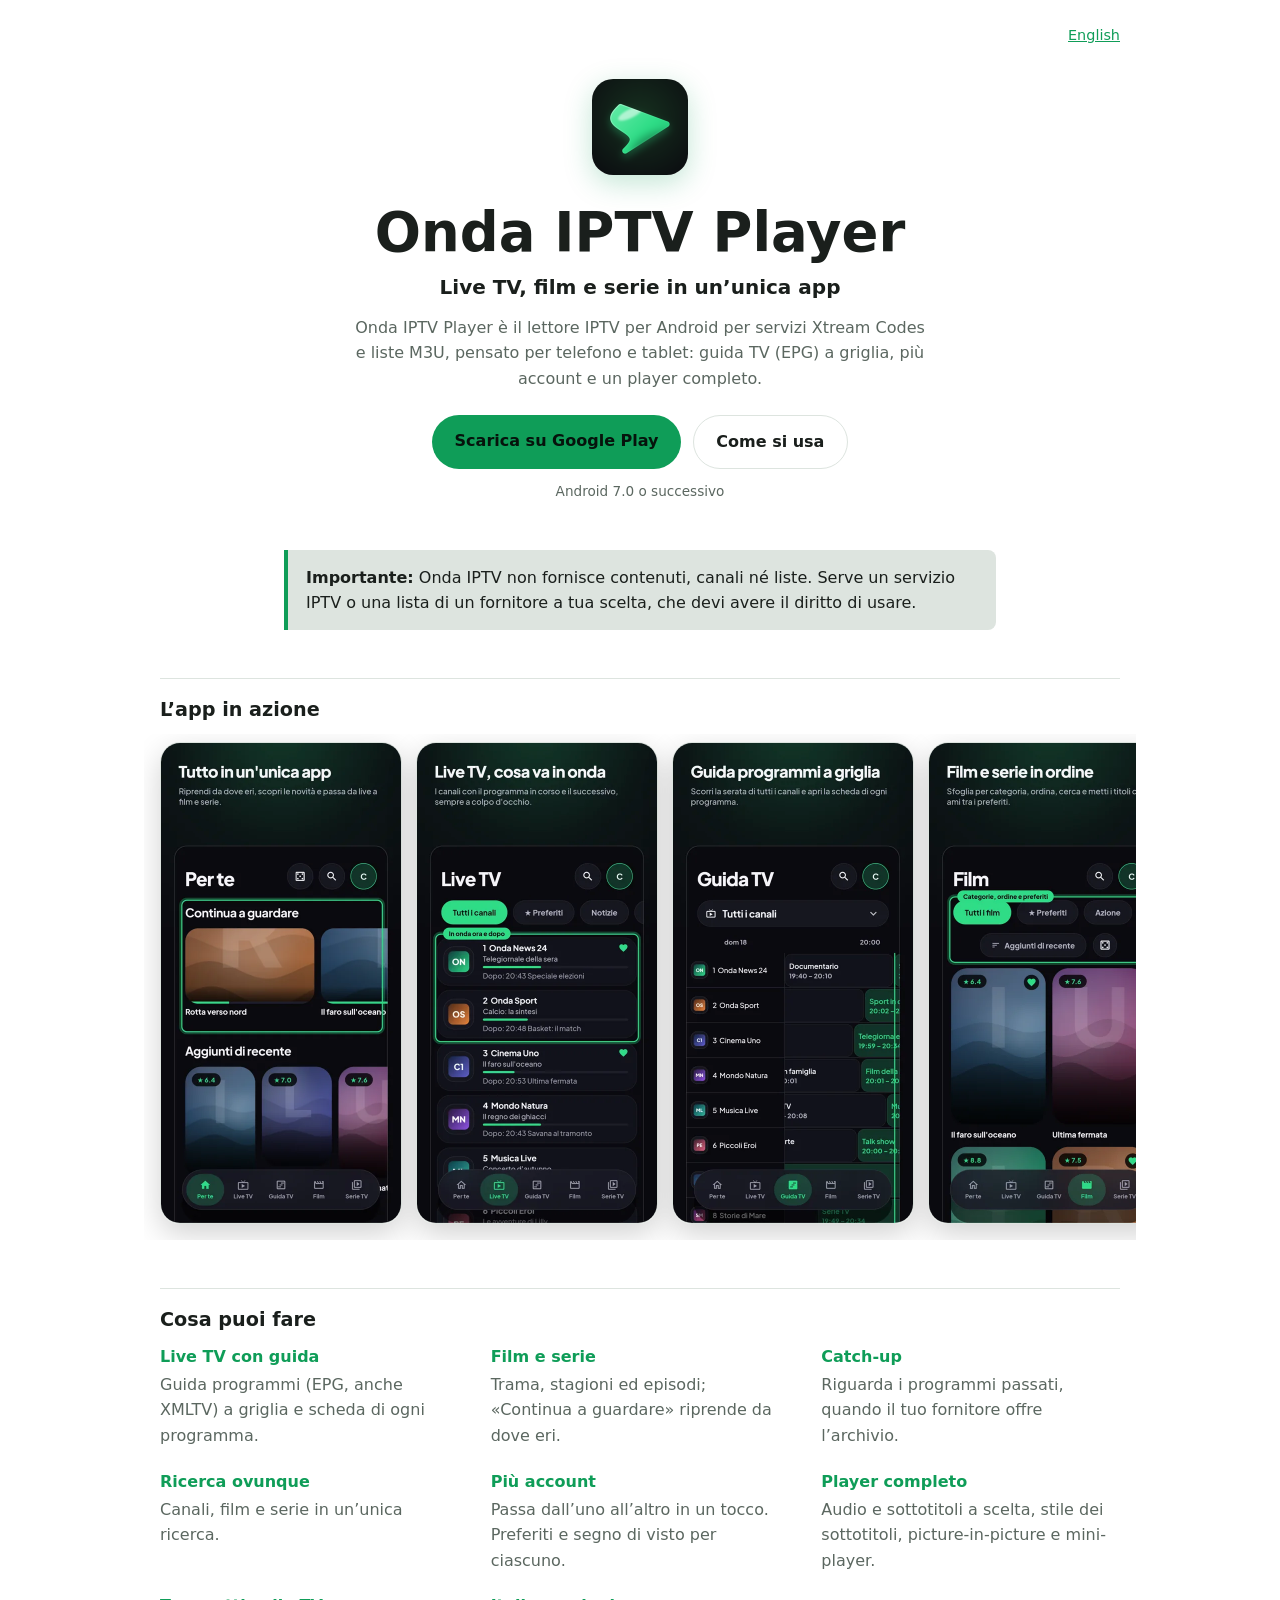
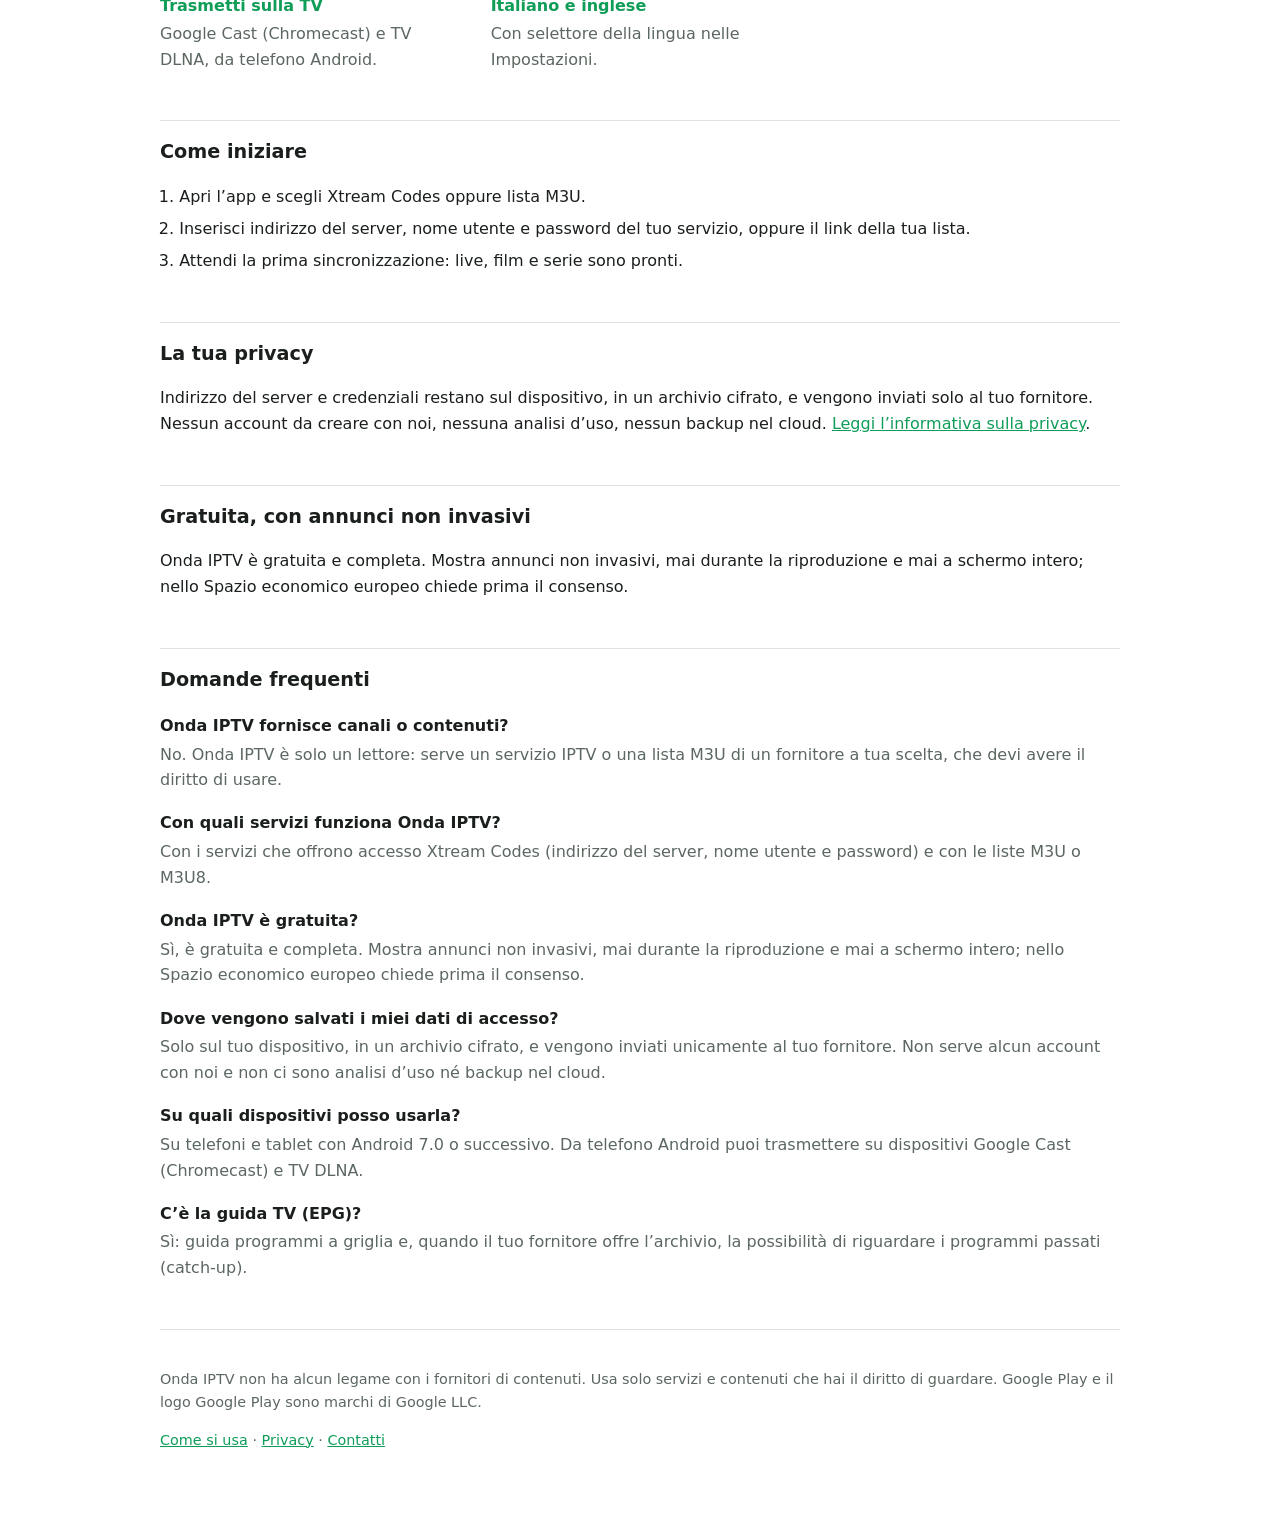
<file: index.html>
<!doctype html>
<html lang="it">
<head>
<meta charset="utf-8">
<meta name="viewport" content="width=device-width, initial-scale=1">
<meta name="description" content="Onda IPTV Player: lettore IPTV per Android con guida TV (EPG), live TV, film e serie. Per servizi Xtream Codes e liste M3U. Gratis su Google Play.">
<link rel="canonical" href="https://monty291.github.io/">
<link rel="alternate" hreflang="it" href="https://monty291.github.io/">
<link rel="alternate" hreflang="en" href="https://monty291.github.io/en/">
<link rel="alternate" hreflang="x-default" href="https://monty291.github.io/">
<meta property="og:type" content="website">
<meta property="og:site_name" content="Onda IPTV">
<meta property="og:locale" content="it_IT">
<meta property="og:url" content="https://monty291.github.io/">
<meta property="og:title" content="Onda IPTV Player — lettore IPTV Android per Xtream Codes e M3U">
<meta property="og:description" content="Onda IPTV Player: lettore IPTV per Android con guida TV (EPG), live TV, film e serie. Per servizi Xtream Codes e liste M3U. Gratis su Google Play.">
<meta property="og:image" content="https://monty291.github.io/img/icon-512.png">
<meta name="twitter:card" content="summary">
<meta name="theme-color" content="#0f1411" media="(prefers-color-scheme: dark)">
<script type="application/ld+json">{"@context":"https://schema.org","@graph":[{"@type":"MobileApplication","@id":"https://monty291.github.io/#app","name":"Onda IPTV Player","alternateName":"Onda IPTV","description":"Onda IPTV Player: lettore IPTV per Android con guida TV (EPG), live TV, film e serie. Per servizi Xtream Codes e liste M3U. Gratis su Google Play.","url":"https://monty291.github.io/","sameAs":["https://play.google.com/store/apps/details?id=com.montys.iptvsmplayer&hl=it"],"inLanguage":"it","applicationCategory":"MultimediaApplication","operatingSystem":"Android 7.0+","softwareRequirements":"Un servizio IPTV con accesso Xtream Codes o una lista M3U","downloadUrl":"https://play.google.com/store/apps/details?id=com.montys.iptvsmplayer&hl=it","installUrl":"https://play.google.com/store/apps/details?id=com.montys.iptvsmplayer&hl=it","image":"https://monty291.github.io/img/icon-512.png","screenshot":["https://monty291.github.io/img/it-01-home.webp","https://monty291.github.io/img/it-02-live.webp","https://monty291.github.io/img/it-03-guide.webp","https://monty291.github.io/img/it-06-catalog.webp","https://monty291.github.io/img/it-07-player.webp"],"offers":{"@type":"Offer","price":"0","priceCurrency":"EUR"}},{"@type":"FAQPage","@id":"https://monty291.github.io/#faq","inLanguage":"it","mainEntity":[{"@type":"Question","name":"Onda IPTV fornisce canali o contenuti?","acceptedAnswer":{"@type":"Answer","text":"No. Onda IPTV è solo un lettore: serve un servizio IPTV o una lista M3U di un fornitore a tua scelta, che devi avere il diritto di usare."}},{"@type":"Question","name":"Con quali servizi funziona Onda IPTV?","acceptedAnswer":{"@type":"Answer","text":"Con i servizi che offrono accesso Xtream Codes (indirizzo del server, nome utente e password) e con le liste M3U o M3U8."}},{"@type":"Question","name":"Onda IPTV è gratuita?","acceptedAnswer":{"@type":"Answer","text":"Sì, è gratuita e completa. Mostra annunci non invasivi, mai durante la riproduzione e mai a schermo intero; nello Spazio economico europeo chiede prima il consenso."}},{"@type":"Question","name":"Dove vengono salvati i miei dati di accesso?","acceptedAnswer":{"@type":"Answer","text":"Solo sul tuo dispositivo, in un archivio cifrato, e vengono inviati unicamente al tuo fornitore. Non serve alcun account con noi e non ci sono analisi d’uso né backup nel cloud."}},{"@type":"Question","name":"Su quali dispositivi posso usarla?","acceptedAnswer":{"@type":"Answer","text":"Su telefoni e tablet con Android 7.0 o successivo. Da telefono Android puoi trasmettere su dispositivi Google Cast (Chromecast) e TV DLNA."}},{"@type":"Question","name":"C’è la guida TV (EPG)?","acceptedAnswer":{"@type":"Answer","text":"Sì: guida programmi a griglia e, quando il tuo fornitore offre l’archivio, la possibilità di riguardare i programmi passati (catch-up)."}}]}]}</script>
<title>Onda IPTV Player — lettore IPTV Android per Xtream Codes e M3U</title>
<link rel="icon" href="/img/icon.png">
<link rel="stylesheet" href="/site.css">
</head>
<body class="landing">
<main>
<p class="alt"><a href="/en/" hreflang="en">English</a></p>
<header class="hero">
<img class="app-icon" src="/img/icon.png" width="96" height="96" alt="">
<h1>Onda IPTV Player</h1>
<p class="tagline">Live TV, film e serie in un’unica app</p>
<p class="lead">Onda IPTV Player è il lettore IPTV per Android per servizi Xtream Codes e liste M3U, pensato per telefono e tablet: guida TV (EPG) a griglia, più account e un player completo.</p>
<p class="cta-row"><a class="cta" href="https://play.google.com/store/apps/details?id=com.montys.iptvsmplayer&hl=it">Scarica su Google Play</a>
<a class="secondary" href="/guida/">Come si usa</a></p>
<p class="cta-note">Android 7.0 o successivo</p>
</header>

<p class="notice" role="note"><strong>Importante:</strong> Onda IPTV non fornisce contenuti, canali né liste. Serve un servizio IPTV o una lista di un fornitore a tua scelta, che devi avere il diritto di usare.</p>

<section aria-labelledby="shots">
<h2 id="shots">L’app in azione</h2>
<ul class="shots">
<li><img src="/img/it-01-home.webp" width="480" height="960" alt="Schermata Per te con i contenuti da riprendere" ></li>
<li><img src="/img/it-02-live.webp" width="480" height="960" alt="Live TV con il programma in onda ora e quello successivo" loading="lazy"></li>
<li><img src="/img/it-03-guide.webp" width="480" height="960" alt="Guida TV (EPG) a griglia" loading="lazy"></li>
<li><img src="/img/it-06-catalog.webp" width="480" height="960" alt="Catalogo di film e serie" loading="lazy"></li>
<li><img src="/img/it-07-player.webp" width="480" height="960" alt="Player con scelta di audio e sottotitoli" loading="lazy"></li>
</ul>
</section>

<section aria-labelledby="features">
<h2 id="features">Cosa puoi fare</h2>
<ul class="features">
<li><h3>Live TV con guida</h3><p>Guida programmi (EPG, anche XMLTV) a griglia e scheda di ogni programma.</p></li>
<li><h3>Film e serie</h3><p>Trama, stagioni ed episodi; «Continua a guardare» riprende da dove eri.</p></li>
<li><h3>Catch-up</h3><p>Riguarda i programmi passati, quando il tuo fornitore offre l’archivio.</p></li>
<li><h3>Ricerca ovunque</h3><p>Canali, film e serie in un’unica ricerca.</p></li>
<li><h3>Più account</h3><p>Passa dall’uno all’altro in un tocco. Preferiti e segno di visto per ciascuno.</p></li>
<li><h3>Player completo</h3><p>Audio e sottotitoli a scelta, stile dei sottotitoli, picture-in-picture e mini-player.</p></li>
<li><h3>Trasmetti sulla TV</h3><p>Google Cast (Chromecast) e TV DLNA, da telefono Android.</p></li>
<li><h3>Italiano e inglese</h3><p>Con selettore della lingua nelle Impostazioni.</p></li>
</ul>
</section>

<section aria-labelledby="start">
<h2 id="start">Come iniziare</h2>
<ol class="steps">
<li>Apri l’app e scegli Xtream Codes oppure lista M3U.</li>
<li>Inserisci indirizzo del server, nome utente e password del tuo servizio, oppure il link della tua lista.</li>
<li>Attendi la prima sincronizzazione: live, film e serie sono pronti.</li>
</ol>
</section>

<section aria-labelledby="privacy">
<h2 id="privacy">La tua privacy</h2>
<p>Indirizzo del server e credenziali restano sul dispositivo, in un archivio cifrato, e vengono inviati solo al tuo fornitore. Nessun account da creare con noi, nessuna analisi d’uso, nessun backup nel cloud. <a href="/privacy/">Leggi l’informativa sulla privacy</a>.</p>
</section>

<section aria-labelledby="ads">
<h2 id="ads">Gratuita, con annunci non invasivi</h2>
<p>Onda IPTV è gratuita e completa. Mostra annunci non invasivi, mai durante la riproduzione e mai a schermo intero; nello Spazio economico europeo chiede prima il consenso.</p>
</section>

<section aria-labelledby="faq">
<h2 id="faq">Domande frequenti</h2>
<dl class="faq">
<dt>Onda IPTV fornisce canali o contenuti?</dt>
<dd>No. Onda IPTV è solo un lettore: serve un servizio IPTV o una lista M3U di un fornitore a tua scelta, che devi avere il diritto di usare.</dd>
<dt>Con quali servizi funziona Onda IPTV?</dt>
<dd>Con i servizi che offrono accesso Xtream Codes (indirizzo del server, nome utente e password) e con le liste M3U o M3U8.</dd>
<dt>Onda IPTV è gratuita?</dt>
<dd>Sì, è gratuita e completa. Mostra annunci non invasivi, mai durante la riproduzione e mai a schermo intero; nello Spazio economico europeo chiede prima il consenso.</dd>
<dt>Dove vengono salvati i miei dati di accesso?</dt>
<dd>Solo sul tuo dispositivo, in un archivio cifrato, e vengono inviati unicamente al tuo fornitore. Non serve alcun account con noi e non ci sono analisi d’uso né backup nel cloud.</dd>
<dt>Su quali dispositivi posso usarla?</dt>
<dd>Su telefoni e tablet con Android 7.0 o successivo. Da telefono Android puoi trasmettere su dispositivi Google Cast (Chromecast) e TV DLNA.</dd>
<dt>C’è la guida TV (EPG)?</dt>
<dd>Sì: guida programmi a griglia e, quando il tuo fornitore offre l’archivio, la possibilità di riguardare i programmi passati (catch-up).</dd>
</dl>
</section>

<footer class="site-footer">
<p>Onda IPTV non ha alcun legame con i fornitori di contenuti. Usa solo servizi e contenuti che hai il diritto di guardare. Google Play e il logo Google Play sono marchi di Google LLC.</p>
<p><a href="/guida/">Come si usa</a> · <a href="/privacy/">Privacy</a> · <a href="mailto:salvo.monty00@gmail.com">Contatti</a></p>
</footer>
</main>
</body>
</html>
</file>
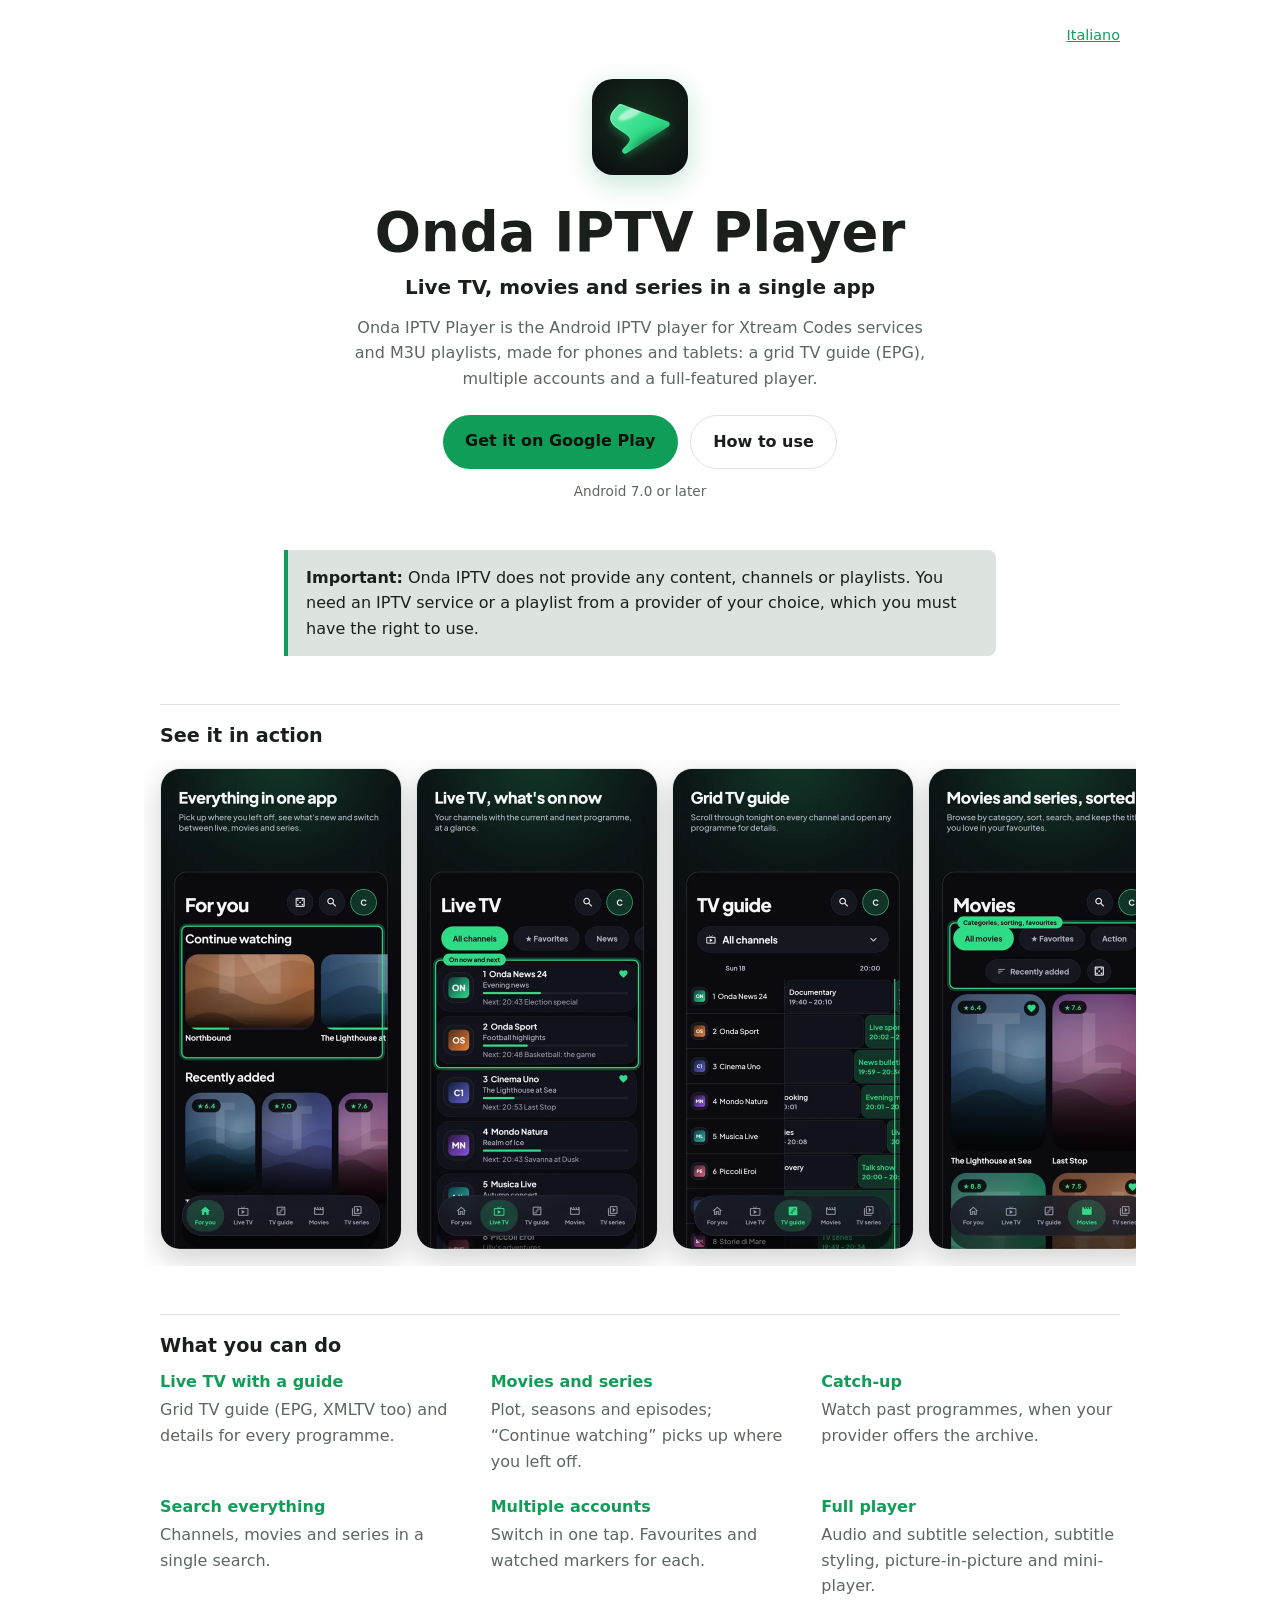
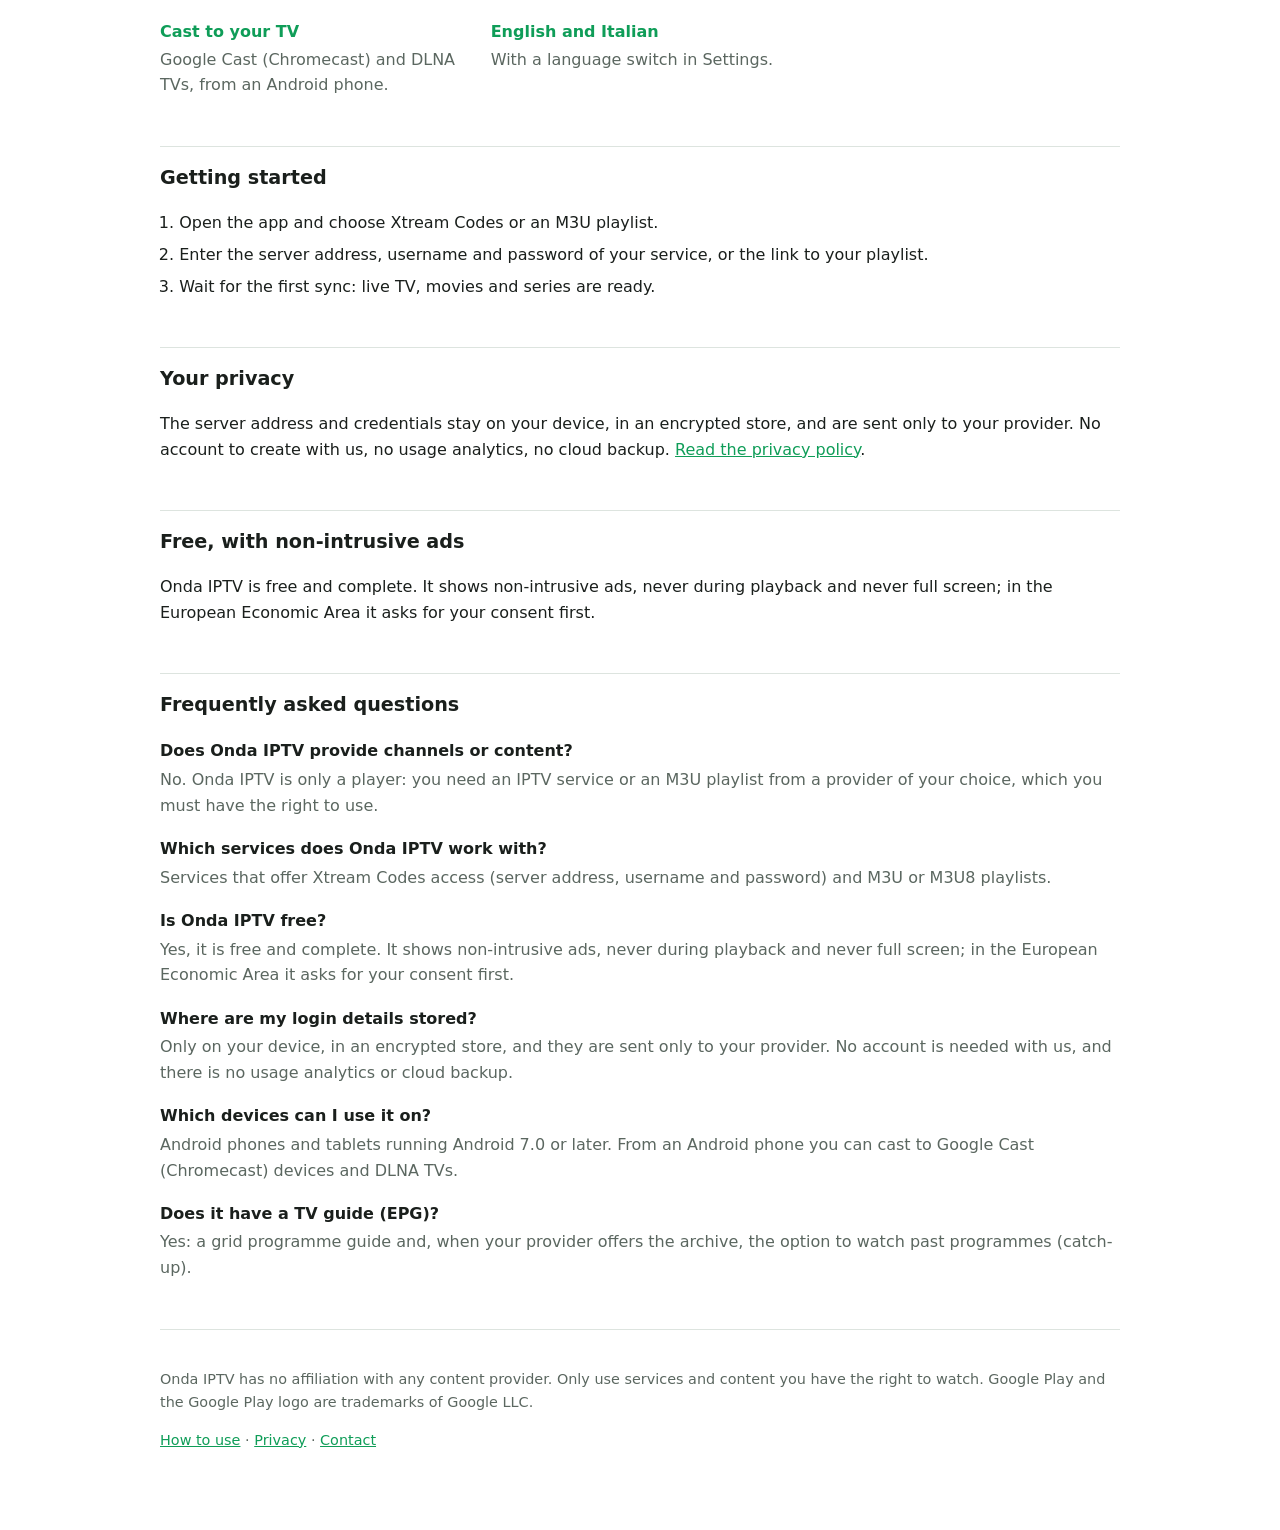
<file: en/index.html>
<!doctype html>
<html lang="en">
<head>
<meta charset="utf-8">
<meta name="viewport" content="width=device-width, initial-scale=1">
<meta name="description" content="Onda IPTV Player: an Android IPTV player with a TV guide (EPG), live TV, movies and series. For Xtream Codes services and M3U playlists. Free on Google Play.">
<link rel="canonical" href="https://monty291.github.io/en/">
<link rel="alternate" hreflang="en" href="https://monty291.github.io/en/">
<link rel="alternate" hreflang="it" href="https://monty291.github.io/">
<link rel="alternate" hreflang="x-default" href="https://monty291.github.io/">
<meta property="og:type" content="website">
<meta property="og:site_name" content="Onda IPTV">
<meta property="og:locale" content="en_GB">
<meta property="og:url" content="https://monty291.github.io/en/">
<meta property="og:title" content="Onda IPTV Player — Android IPTV player for Xtream Codes and M3U">
<meta property="og:description" content="Onda IPTV Player: an Android IPTV player with a TV guide (EPG), live TV, movies and series. For Xtream Codes services and M3U playlists. Free on Google Play.">
<meta property="og:image" content="https://monty291.github.io/img/icon-512.png">
<meta name="twitter:card" content="summary">
<meta name="theme-color" content="#0f1411" media="(prefers-color-scheme: dark)">
<script type="application/ld+json">{"@context":"https://schema.org","@graph":[{"@type":"MobileApplication","@id":"https://monty291.github.io/en/#app","name":"Onda IPTV Player","alternateName":"Onda IPTV","description":"Onda IPTV Player: an Android IPTV player with a TV guide (EPG), live TV, movies and series. For Xtream Codes services and M3U playlists. Free on Google Play.","url":"https://monty291.github.io/en/","sameAs":["https://play.google.com/store/apps/details?id=com.montys.iptvsmplayer&hl=en"],"inLanguage":"en","applicationCategory":"MultimediaApplication","operatingSystem":"Android 7.0+","softwareRequirements":"An IPTV service with Xtream Codes access or an M3U playlist","downloadUrl":"https://play.google.com/store/apps/details?id=com.montys.iptvsmplayer&hl=en","installUrl":"https://play.google.com/store/apps/details?id=com.montys.iptvsmplayer&hl=en","image":"https://monty291.github.io/img/icon-512.png","screenshot":["https://monty291.github.io/img/en-01-home.webp","https://monty291.github.io/img/en-02-live.webp","https://monty291.github.io/img/en-03-guide.webp","https://monty291.github.io/img/en-06-catalog.webp","https://monty291.github.io/img/en-07-player.webp"],"offers":{"@type":"Offer","price":"0","priceCurrency":"EUR"}},{"@type":"FAQPage","@id":"https://monty291.github.io/en/#faq","inLanguage":"en","mainEntity":[{"@type":"Question","name":"Does Onda IPTV provide channels or content?","acceptedAnswer":{"@type":"Answer","text":"No. Onda IPTV is only a player: you need an IPTV service or an M3U playlist from a provider of your choice, which you must have the right to use."}},{"@type":"Question","name":"Which services does Onda IPTV work with?","acceptedAnswer":{"@type":"Answer","text":"Services that offer Xtream Codes access (server address, username and password) and M3U or M3U8 playlists."}},{"@type":"Question","name":"Is Onda IPTV free?","acceptedAnswer":{"@type":"Answer","text":"Yes, it is free and complete. It shows non-intrusive ads, never during playback and never full screen; in the European Economic Area it asks for your consent first."}},{"@type":"Question","name":"Where are my login details stored?","acceptedAnswer":{"@type":"Answer","text":"Only on your device, in an encrypted store, and they are sent only to your provider. No account is needed with us, and there is no usage analytics or cloud backup."}},{"@type":"Question","name":"Which devices can I use it on?","acceptedAnswer":{"@type":"Answer","text":"Android phones and tablets running Android 7.0 or later. From an Android phone you can cast to Google Cast (Chromecast) devices and DLNA TVs."}},{"@type":"Question","name":"Does it have a TV guide (EPG)?","acceptedAnswer":{"@type":"Answer","text":"Yes: a grid programme guide and, when your provider offers the archive, the option to watch past programmes (catch-up)."}}]}]}</script>
<title>Onda IPTV Player — Android IPTV player for Xtream Codes and M3U</title>
<link rel="icon" href="/img/icon.png">
<link rel="stylesheet" href="/site.css">
</head>
<body class="landing">
<main>
<p class="alt"><a href="/" hreflang="it">Italiano</a></p>
<header class="hero">
<img class="app-icon" src="/img/icon.png" width="96" height="96" alt="">
<h1>Onda IPTV Player</h1>
<p class="tagline">Live TV, movies and series in a single app</p>
<p class="lead">Onda IPTV Player is the Android IPTV player for Xtream Codes services and M3U playlists, made for phones and tablets: a grid TV guide (EPG), multiple accounts and a full-featured player.</p>
<p class="cta-row"><a class="cta" href="https://play.google.com/store/apps/details?id=com.montys.iptvsmplayer&hl=en">Get it on Google Play</a>
<a class="secondary" href="/guide/">How to use</a></p>
<p class="cta-note">Android 7.0 or later</p>
</header>

<p class="notice" role="note"><strong>Important:</strong> Onda IPTV does not provide any content, channels or playlists. You need an IPTV service or a playlist from a provider of your choice, which you must have the right to use.</p>

<section aria-labelledby="shots">
<h2 id="shots">See it in action</h2>
<ul class="shots">
<li><img src="/img/en-01-home.webp" width="480" height="960" alt="For you screen with items to resume" ></li>
<li><img src="/img/en-02-live.webp" width="480" height="960" alt="Live TV showing what is on now and next" loading="lazy"></li>
<li><img src="/img/en-03-guide.webp" width="480" height="960" alt="Grid TV guide (EPG)" loading="lazy"></li>
<li><img src="/img/en-06-catalog.webp" width="480" height="960" alt="Movies and series catalogue" loading="lazy"></li>
<li><img src="/img/en-07-player.webp" width="480" height="960" alt="Player with audio and subtitle selection" loading="lazy"></li>
</ul>
</section>

<section aria-labelledby="features">
<h2 id="features">What you can do</h2>
<ul class="features">
<li><h3>Live TV with a guide</h3><p>Grid TV guide (EPG, XMLTV too) and details for every programme.</p></li>
<li><h3>Movies and series</h3><p>Plot, seasons and episodes; “Continue watching” picks up where you left off.</p></li>
<li><h3>Catch-up</h3><p>Watch past programmes, when your provider offers the archive.</p></li>
<li><h3>Search everything</h3><p>Channels, movies and series in a single search.</p></li>
<li><h3>Multiple accounts</h3><p>Switch in one tap. Favourites and watched markers for each.</p></li>
<li><h3>Full player</h3><p>Audio and subtitle selection, subtitle styling, picture-in-picture and mini-player.</p></li>
<li><h3>Cast to your TV</h3><p>Google Cast (Chromecast) and DLNA TVs, from an Android phone.</p></li>
<li><h3>English and Italian</h3><p>With a language switch in Settings.</p></li>
</ul>
</section>

<section aria-labelledby="start">
<h2 id="start">Getting started</h2>
<ol class="steps">
<li>Open the app and choose Xtream Codes or an M3U playlist.</li>
<li>Enter the server address, username and password of your service, or the link to your playlist.</li>
<li>Wait for the first sync: live TV, movies and series are ready.</li>
</ol>
</section>

<section aria-labelledby="privacy">
<h2 id="privacy">Your privacy</h2>
<p>The server address and credentials stay on your device, in an encrypted store, and are sent only to your provider. No account to create with us, no usage analytics, no cloud backup. <a href="/privacy/en/">Read the privacy policy</a>.</p>
</section>

<section aria-labelledby="ads">
<h2 id="ads">Free, with non-intrusive ads</h2>
<p>Onda IPTV is free and complete. It shows non-intrusive ads, never during playback and never full screen; in the European Economic Area it asks for your consent first.</p>
</section>

<section aria-labelledby="faq">
<h2 id="faq">Frequently asked questions</h2>
<dl class="faq">
<dt>Does Onda IPTV provide channels or content?</dt>
<dd>No. Onda IPTV is only a player: you need an IPTV service or an M3U playlist from a provider of your choice, which you must have the right to use.</dd>
<dt>Which services does Onda IPTV work with?</dt>
<dd>Services that offer Xtream Codes access (server address, username and password) and M3U or M3U8 playlists.</dd>
<dt>Is Onda IPTV free?</dt>
<dd>Yes, it is free and complete. It shows non-intrusive ads, never during playback and never full screen; in the European Economic Area it asks for your consent first.</dd>
<dt>Where are my login details stored?</dt>
<dd>Only on your device, in an encrypted store, and they are sent only to your provider. No account is needed with us, and there is no usage analytics or cloud backup.</dd>
<dt>Which devices can I use it on?</dt>
<dd>Android phones and tablets running Android 7.0 or later. From an Android phone you can cast to Google Cast (Chromecast) devices and DLNA TVs.</dd>
<dt>Does it have a TV guide (EPG)?</dt>
<dd>Yes: a grid programme guide and, when your provider offers the archive, the option to watch past programmes (catch-up).</dd>
</dl>
</section>

<footer class="site-footer">
<p>Onda IPTV has no affiliation with any content provider. Only use services and content you have the right to watch. Google Play and the Google Play logo are trademarks of Google LLC.</p>
<p><a href="/guide/">How to use</a> · <a href="/privacy/en/">Privacy</a> · <a href="mailto:salvo.monty00@gmail.com">Contact</a></p>
</footer>
</main>
</body>
</html>
</file>
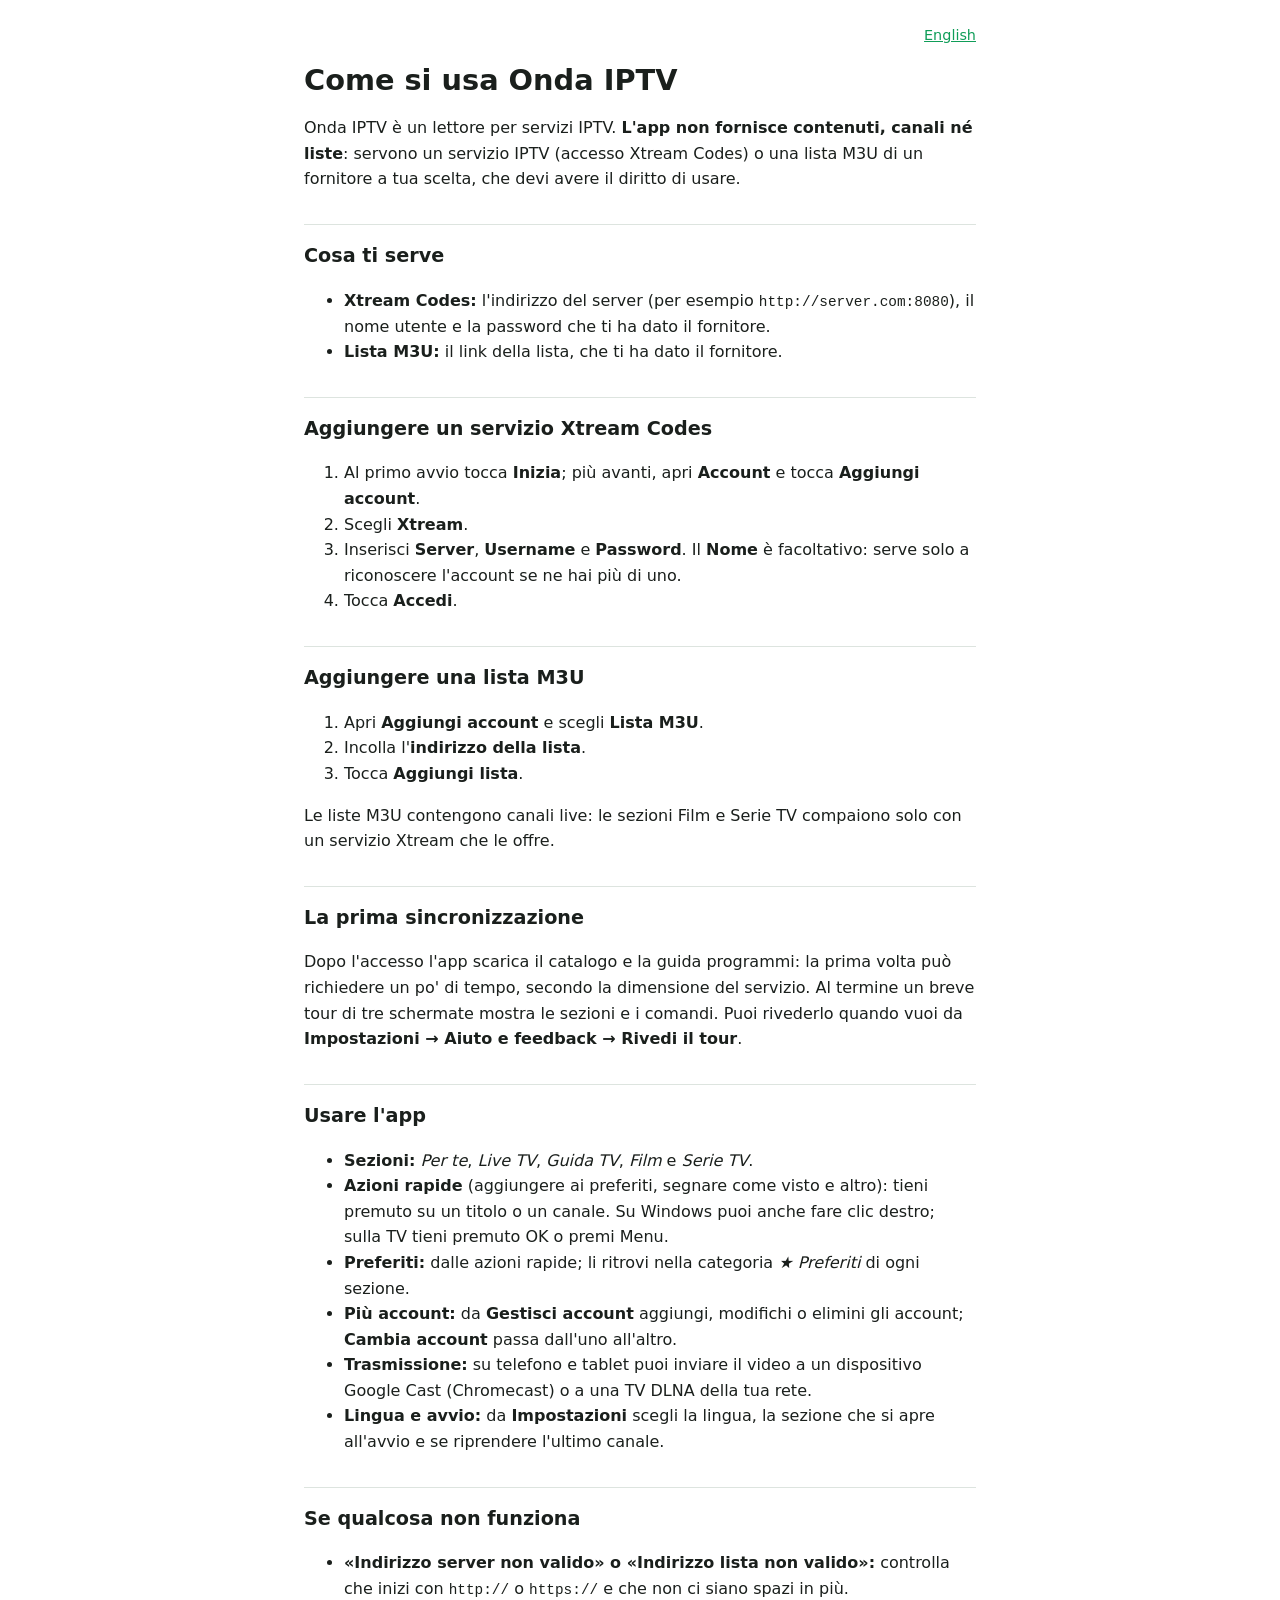
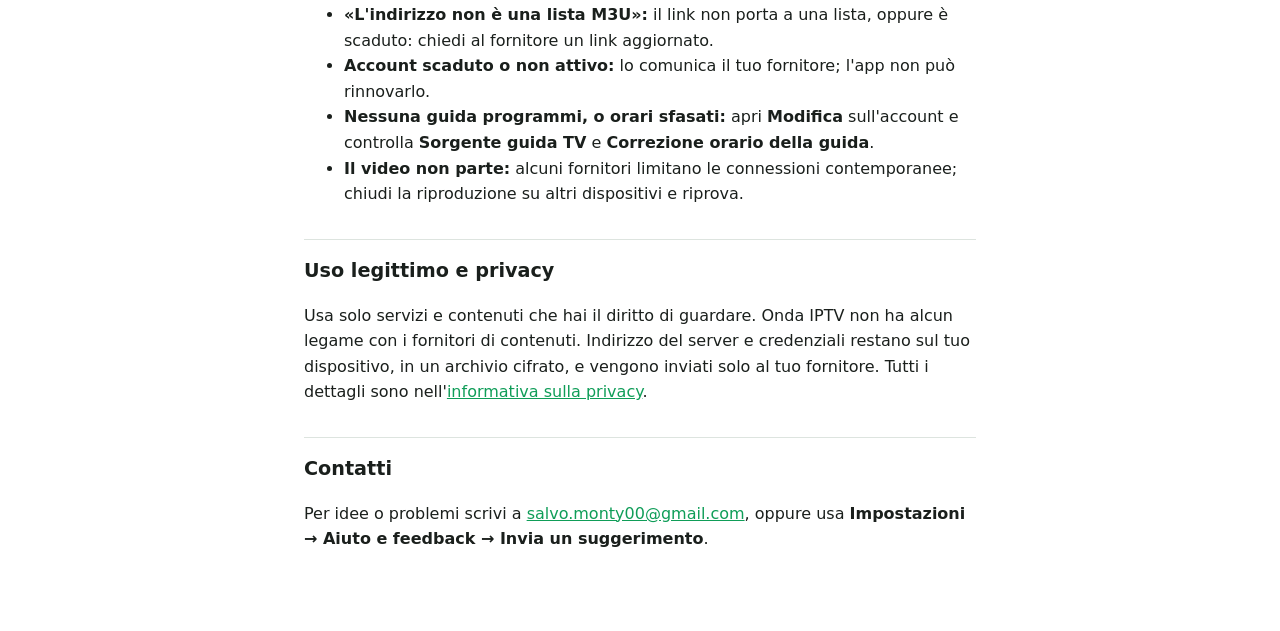
<file: guida/index.html>
<!doctype html>
<html lang="it">
<head>
<meta charset="utf-8">
<meta name="viewport" content="width=device-width, initial-scale=1">
<meta name="description" content="Come usare Onda IPTV: aggiungere un servizio Xtream Codes o una lista M3U, guida TV, preferiti, più account e trasmissione sulla TV.">
<link rel="canonical" href="https://monty291.github.io/guida/">
<link rel="alternate" hreflang="it" href="https://monty291.github.io/guida/">
<link rel="alternate" hreflang="en" href="https://monty291.github.io/guide/">
<link rel="alternate" hreflang="x-default" href="https://monty291.github.io/guida/">
<meta property="og:type" content="website">
<meta property="og:site_name" content="Onda IPTV">
<meta property="og:locale" content="it_IT">
<meta property="og:url" content="https://monty291.github.io/guida/">
<meta property="og:title" content="Come si usa — Onda IPTV">
<meta property="og:description" content="Come usare Onda IPTV: aggiungere un servizio Xtream Codes o una lista M3U, guida TV, preferiti, più account e trasmissione sulla TV.">
<meta property="og:image" content="https://monty291.github.io/img/icon-512.png">
<meta name="twitter:card" content="summary">
<meta name="theme-color" content="#0f1411" media="(prefers-color-scheme: dark)">
<title>Come si usa — Onda IPTV</title>
<link rel="icon" href="/img/icon.png">
<link rel="stylesheet" href="/site.css">
</head>
<body>
<main>
<p class="alt"><a href="/guide/" hreflang="en">English</a></p>
<h1>Come si usa Onda IPTV</h1>
<p>Onda IPTV è un lettore per servizi IPTV. <strong>L&#39;app non fornisce contenuti, canali né liste</strong>: servono un servizio IPTV (accesso Xtream Codes) o una lista M3U di un fornitore a tua scelta, che devi avere il diritto di usare.</p>
<h2>Cosa ti serve</h2>
<ul>
<li><strong>Xtream Codes:</strong> l&#39;indirizzo del server (per esempio <code>http://server.com:8080</code>), il nome utente e la password che ti ha dato il fornitore.</li>
<li><strong>Lista M3U:</strong> il link della lista, che ti ha dato il fornitore.</li>
</ul>
<h2>Aggiungere un servizio Xtream Codes</h2>
<ol>
<li>Al primo avvio tocca <strong>Inizia</strong>; più avanti, apri <strong>Account</strong> e tocca <strong>Aggiungi account</strong>.</li>
<li>Scegli <strong>Xtream</strong>.</li>
<li>Inserisci <strong>Server</strong>, <strong>Username</strong> e <strong>Password</strong>. Il <strong>Nome</strong> è facoltativo: serve solo a riconoscere l&#39;account se ne hai più di uno.</li>
<li>Tocca <strong>Accedi</strong>.</li>
</ol>
<h2>Aggiungere una lista M3U</h2>
<ol>
<li>Apri <strong>Aggiungi account</strong> e scegli <strong>Lista M3U</strong>.</li>
<li>Incolla l&#39;<strong>indirizzo della lista</strong>.</li>
<li>Tocca <strong>Aggiungi lista</strong>.</li>
</ol>
<p>Le liste M3U contengono canali live: le sezioni Film e Serie TV compaiono solo con un servizio Xtream che le offre.</p>
<h2>La prima sincronizzazione</h2>
<p>Dopo l&#39;accesso l&#39;app scarica il catalogo e la guida programmi: la prima volta può richiedere un po&#39; di tempo, secondo la dimensione del servizio. Al termine un breve tour di tre schermate mostra le sezioni e i comandi. Puoi rivederlo quando vuoi da <strong>Impostazioni → Aiuto e feedback → Rivedi il tour</strong>.</p>
<h2>Usare l&#39;app</h2>
<ul>
<li><strong>Sezioni:</strong> <em>Per te</em>, <em>Live TV</em>, <em>Guida TV</em>, <em>Film</em> e <em>Serie TV</em>.</li>
<li><strong>Azioni rapide</strong> (aggiungere ai preferiti, segnare come visto e altro): tieni premuto su un titolo o un canale. Su Windows puoi anche fare clic destro; sulla TV tieni premuto OK o premi Menu.</li>
<li><strong>Preferiti:</strong> dalle azioni rapide; li ritrovi nella categoria <em>★ Preferiti</em> di ogni sezione.</li>
<li><strong>Più account:</strong> da <strong>Gestisci account</strong> aggiungi, modifichi o elimini gli account; <strong>Cambia account</strong> passa dall&#39;uno all&#39;altro.</li>
<li><strong>Trasmissione:</strong> su telefono e tablet puoi inviare il video a un dispositivo Google Cast (Chromecast) o a una TV DLNA della tua rete.</li>
<li><strong>Lingua e avvio:</strong> da <strong>Impostazioni</strong> scegli la lingua, la sezione che si apre all&#39;avvio e se riprendere l&#39;ultimo canale.</li>
</ul>
<h2>Se qualcosa non funziona</h2>
<ul>
<li><strong>«Indirizzo server non valido» o «Indirizzo lista non valido»:</strong> controlla che inizi con <code>http://</code> o <code>https://</code> e che non ci siano spazi in più.</li>
<li><strong>«L&#39;indirizzo non è una lista M3U»:</strong> il link non porta a una lista, oppure è scaduto: chiedi al fornitore un link aggiornato.</li>
<li><strong>Account scaduto o non attivo:</strong> lo comunica il tuo fornitore; l&#39;app non può rinnovarlo.</li>
<li><strong>Nessuna guida programmi, o orari sfasati:</strong> apri <strong>Modifica</strong> sull&#39;account e controlla <strong>Sorgente guida TV</strong> e <strong>Correzione orario della guida</strong>.</li>
<li><strong>Il video non parte:</strong> alcuni fornitori limitano le connessioni contemporanee; chiudi la riproduzione su altri dispositivi e riprova.</li>
</ul>
<h2>Uso legittimo e privacy</h2>
<p>Usa solo servizi e contenuti che hai il diritto di guardare. Onda IPTV non ha alcun legame con i fornitori di contenuti. Indirizzo del server e credenziali restano sul tuo dispositivo, in un archivio cifrato, e vengono inviati solo al tuo fornitore. Tutti i dettagli sono nell&#39;<a href="/privacy/">informativa sulla privacy</a>.</p>
<h2>Contatti</h2>
<p>Per idee o problemi scrivi a <a href="mailto:salvo.monty00@gmail.com">salvo.monty00@gmail.com</a>, oppure usa <strong>Impostazioni → Aiuto e feedback → Invia un suggerimento</strong>.</p>

</main>
</body>
</html>
</file>
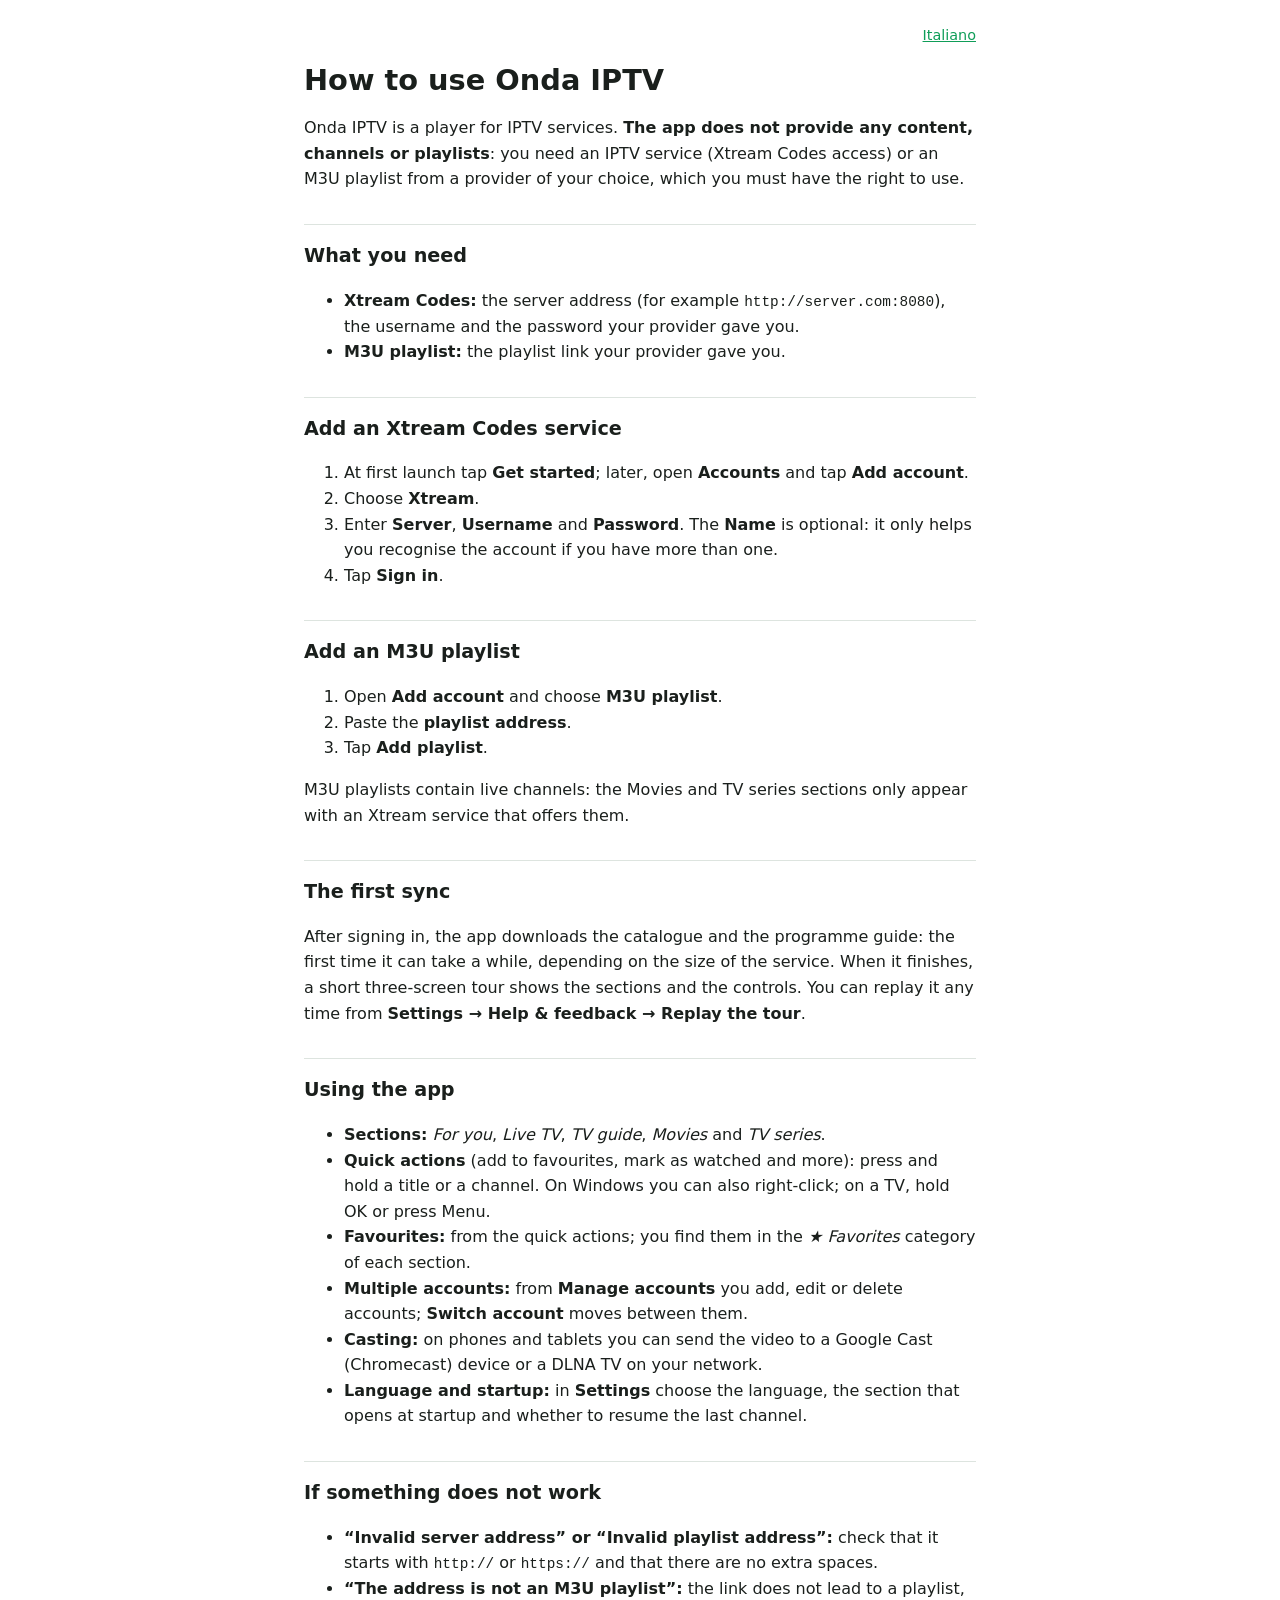
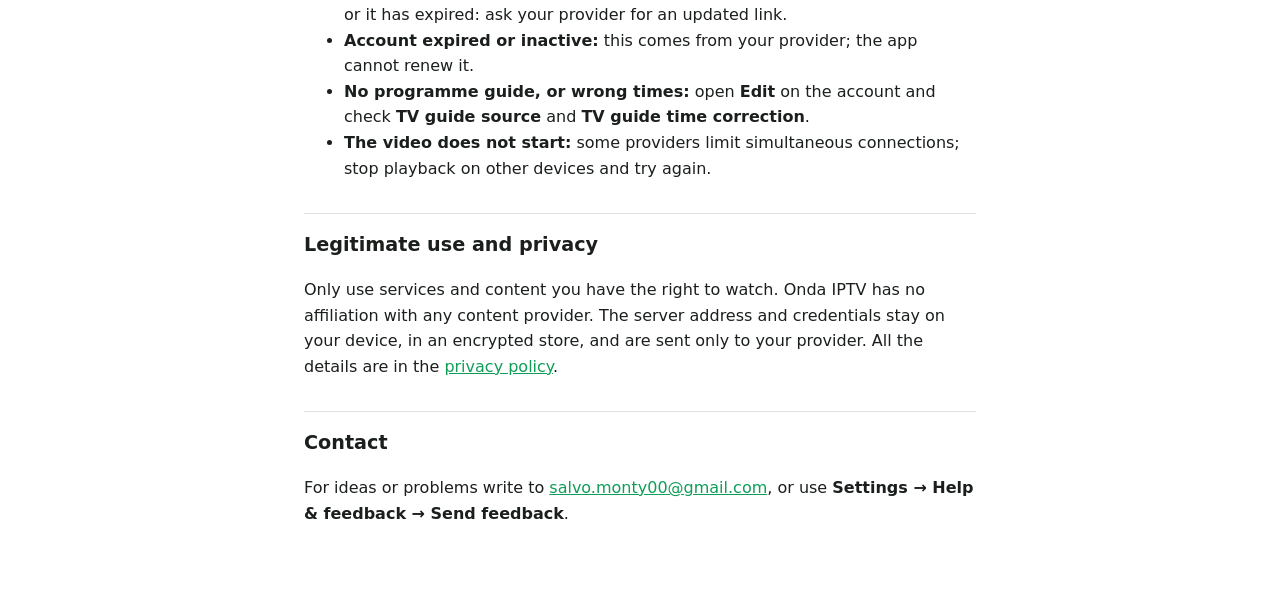
<file: guide/index.html>
<!doctype html>
<html lang="en">
<head>
<meta charset="utf-8">
<meta name="viewport" content="width=device-width, initial-scale=1">
<meta name="description" content="How to use Onda IPTV: add an Xtream Codes service or an M3U playlist, TV guide, favourites, multiple accounts and casting to your TV.">
<link rel="canonical" href="https://monty291.github.io/guide/">
<link rel="alternate" hreflang="en" href="https://monty291.github.io/guide/">
<link rel="alternate" hreflang="it" href="https://monty291.github.io/guida/">
<link rel="alternate" hreflang="x-default" href="https://monty291.github.io/guida/">
<meta property="og:type" content="website">
<meta property="og:site_name" content="Onda IPTV">
<meta property="og:locale" content="en_GB">
<meta property="og:url" content="https://monty291.github.io/guide/">
<meta property="og:title" content="How to use — Onda IPTV">
<meta property="og:description" content="How to use Onda IPTV: add an Xtream Codes service or an M3U playlist, TV guide, favourites, multiple accounts and casting to your TV.">
<meta property="og:image" content="https://monty291.github.io/img/icon-512.png">
<meta name="twitter:card" content="summary">
<meta name="theme-color" content="#0f1411" media="(prefers-color-scheme: dark)">
<title>How to use — Onda IPTV</title>
<link rel="icon" href="/img/icon.png">
<link rel="stylesheet" href="/site.css">
</head>
<body>
<main>
<p class="alt"><a href="/guida/" hreflang="it">Italiano</a></p>
<h1>How to use Onda IPTV</h1>
<p>Onda IPTV is a player for IPTV services. <strong>The app does not provide any content, channels or playlists</strong>: you need an IPTV service (Xtream Codes access) or an M3U playlist from a provider of your choice, which you must have the right to use.</p>
<h2>What you need</h2>
<ul>
<li><strong>Xtream Codes:</strong> the server address (for example <code>http://server.com:8080</code>), the username and the password your provider gave you.</li>
<li><strong>M3U playlist:</strong> the playlist link your provider gave you.</li>
</ul>
<h2>Add an Xtream Codes service</h2>
<ol>
<li>At first launch tap <strong>Get started</strong>; later, open <strong>Accounts</strong> and tap <strong>Add account</strong>.</li>
<li>Choose <strong>Xtream</strong>.</li>
<li>Enter <strong>Server</strong>, <strong>Username</strong> and <strong>Password</strong>. The <strong>Name</strong> is optional: it only helps you recognise the account if you have more than one.</li>
<li>Tap <strong>Sign in</strong>.</li>
</ol>
<h2>Add an M3U playlist</h2>
<ol>
<li>Open <strong>Add account</strong> and choose <strong>M3U playlist</strong>.</li>
<li>Paste the <strong>playlist address</strong>.</li>
<li>Tap <strong>Add playlist</strong>.</li>
</ol>
<p>M3U playlists contain live channels: the Movies and TV series sections only appear with an Xtream service that offers them.</p>
<h2>The first sync</h2>
<p>After signing in, the app downloads the catalogue and the programme guide: the first time it can take a while, depending on the size of the service. When it finishes, a short three-screen tour shows the sections and the controls. You can replay it any time from <strong>Settings → Help &amp; feedback → Replay the tour</strong>.</p>
<h2>Using the app</h2>
<ul>
<li><strong>Sections:</strong> <em>For you</em>, <em>Live TV</em>, <em>TV guide</em>, <em>Movies</em> and <em>TV series</em>.</li>
<li><strong>Quick actions</strong> (add to favourites, mark as watched and more): press and hold a title or a channel. On Windows you can also right-click; on a TV, hold OK or press Menu.</li>
<li><strong>Favourites:</strong> from the quick actions; you find them in the <em>★ Favorites</em> category of each section.</li>
<li><strong>Multiple accounts:</strong> from <strong>Manage accounts</strong> you add, edit or delete accounts; <strong>Switch account</strong> moves between them.</li>
<li><strong>Casting:</strong> on phones and tablets you can send the video to a Google Cast (Chromecast) device or a DLNA TV on your network.</li>
<li><strong>Language and startup:</strong> in <strong>Settings</strong> choose the language, the section that opens at startup and whether to resume the last channel.</li>
</ul>
<h2>If something does not work</h2>
<ul>
<li><strong>“Invalid server address” or “Invalid playlist address”:</strong> check that it starts with <code>http://</code> or <code>https://</code> and that there are no extra spaces.</li>
<li><strong>“The address is not an M3U playlist”:</strong> the link does not lead to a playlist, or it has expired: ask your provider for an updated link.</li>
<li><strong>Account expired or inactive:</strong> this comes from your provider; the app cannot renew it.</li>
<li><strong>No programme guide, or wrong times:</strong> open <strong>Edit</strong> on the account and check <strong>TV guide source</strong> and <strong>TV guide time correction</strong>.</li>
<li><strong>The video does not start:</strong> some providers limit simultaneous connections; stop playback on other devices and try again.</li>
</ul>
<h2>Legitimate use and privacy</h2>
<p>Only use services and content you have the right to watch. Onda IPTV has no affiliation with any content provider. The server address and credentials stay on your device, in an encrypted store, and are sent only to your provider. All the details are in the <a href="/privacy/en/">privacy policy</a>.</p>
<h2>Contact</h2>
<p>For ideas or problems write to <a href="mailto:salvo.monty00@gmail.com">salvo.monty00@gmail.com</a>, or use <strong>Settings → Help &amp; feedback → Send feedback</strong>.</p>

</main>
</body>
</html>
</file>
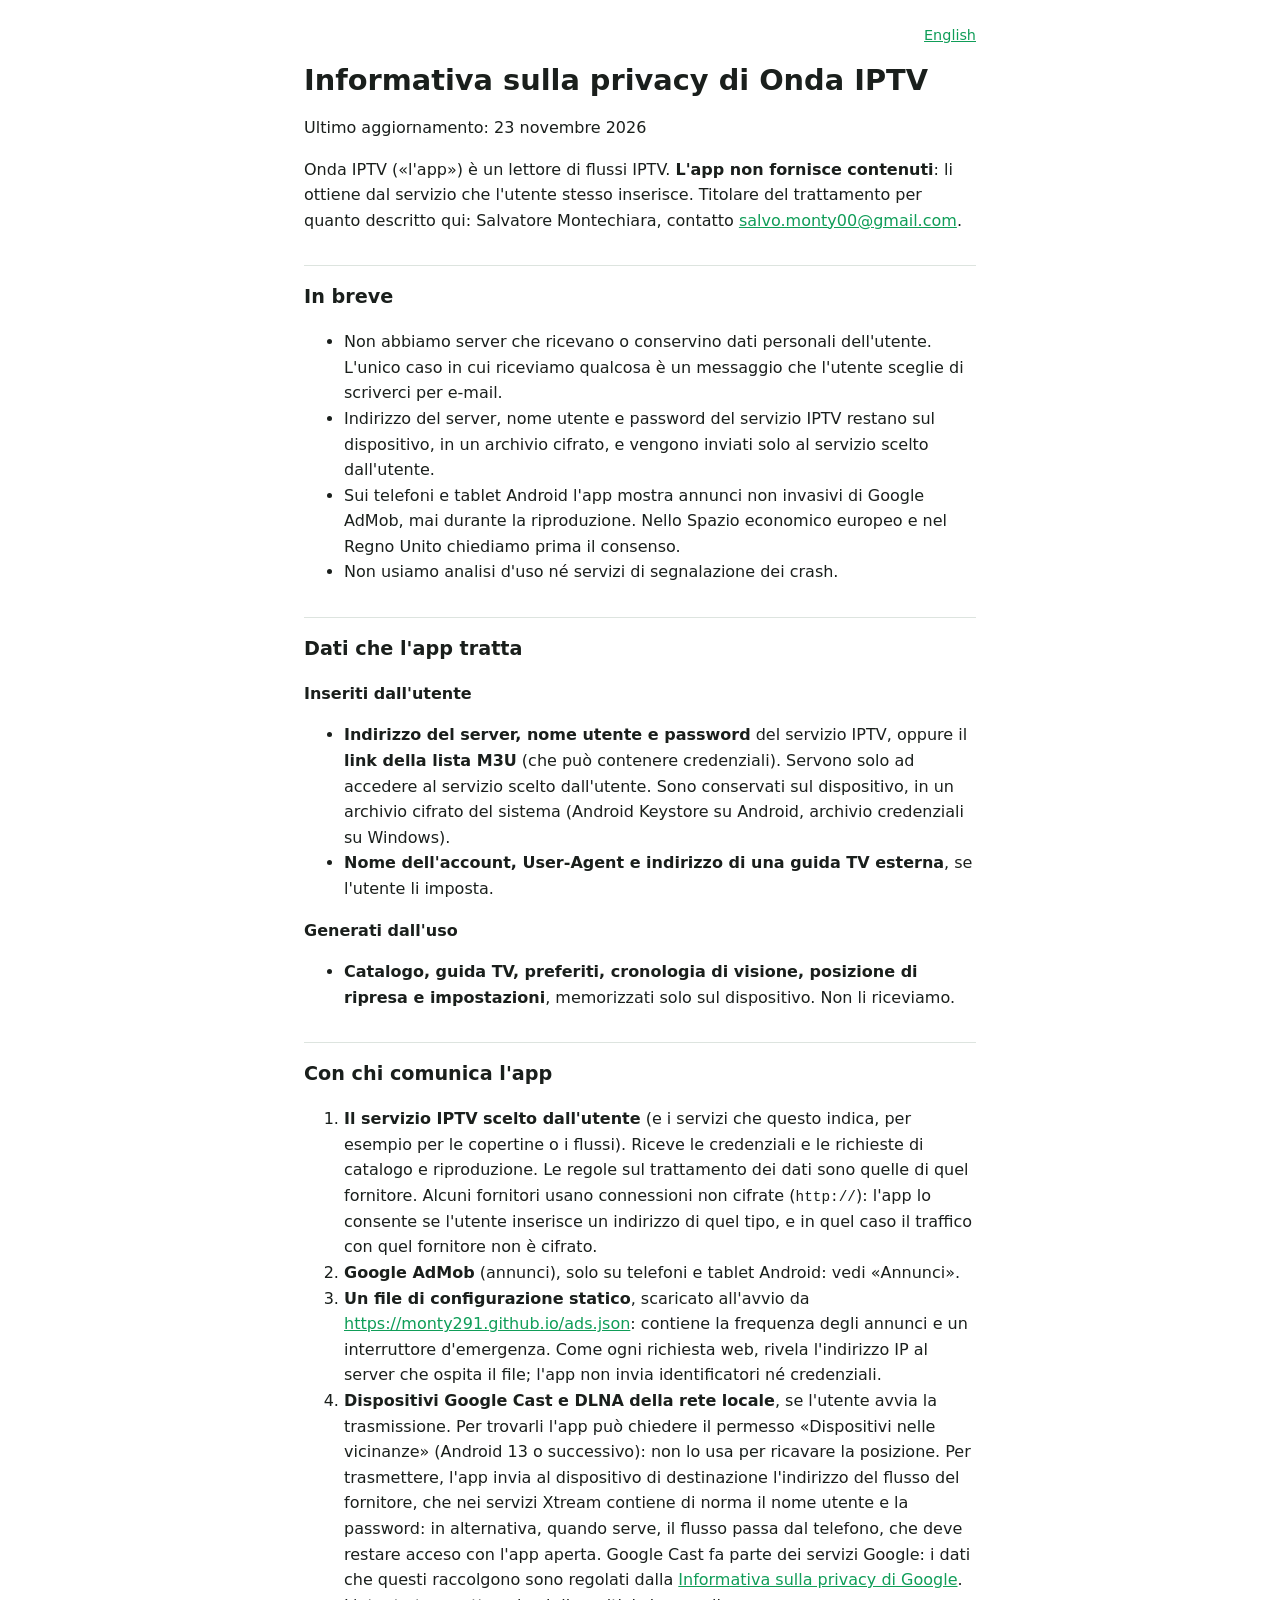
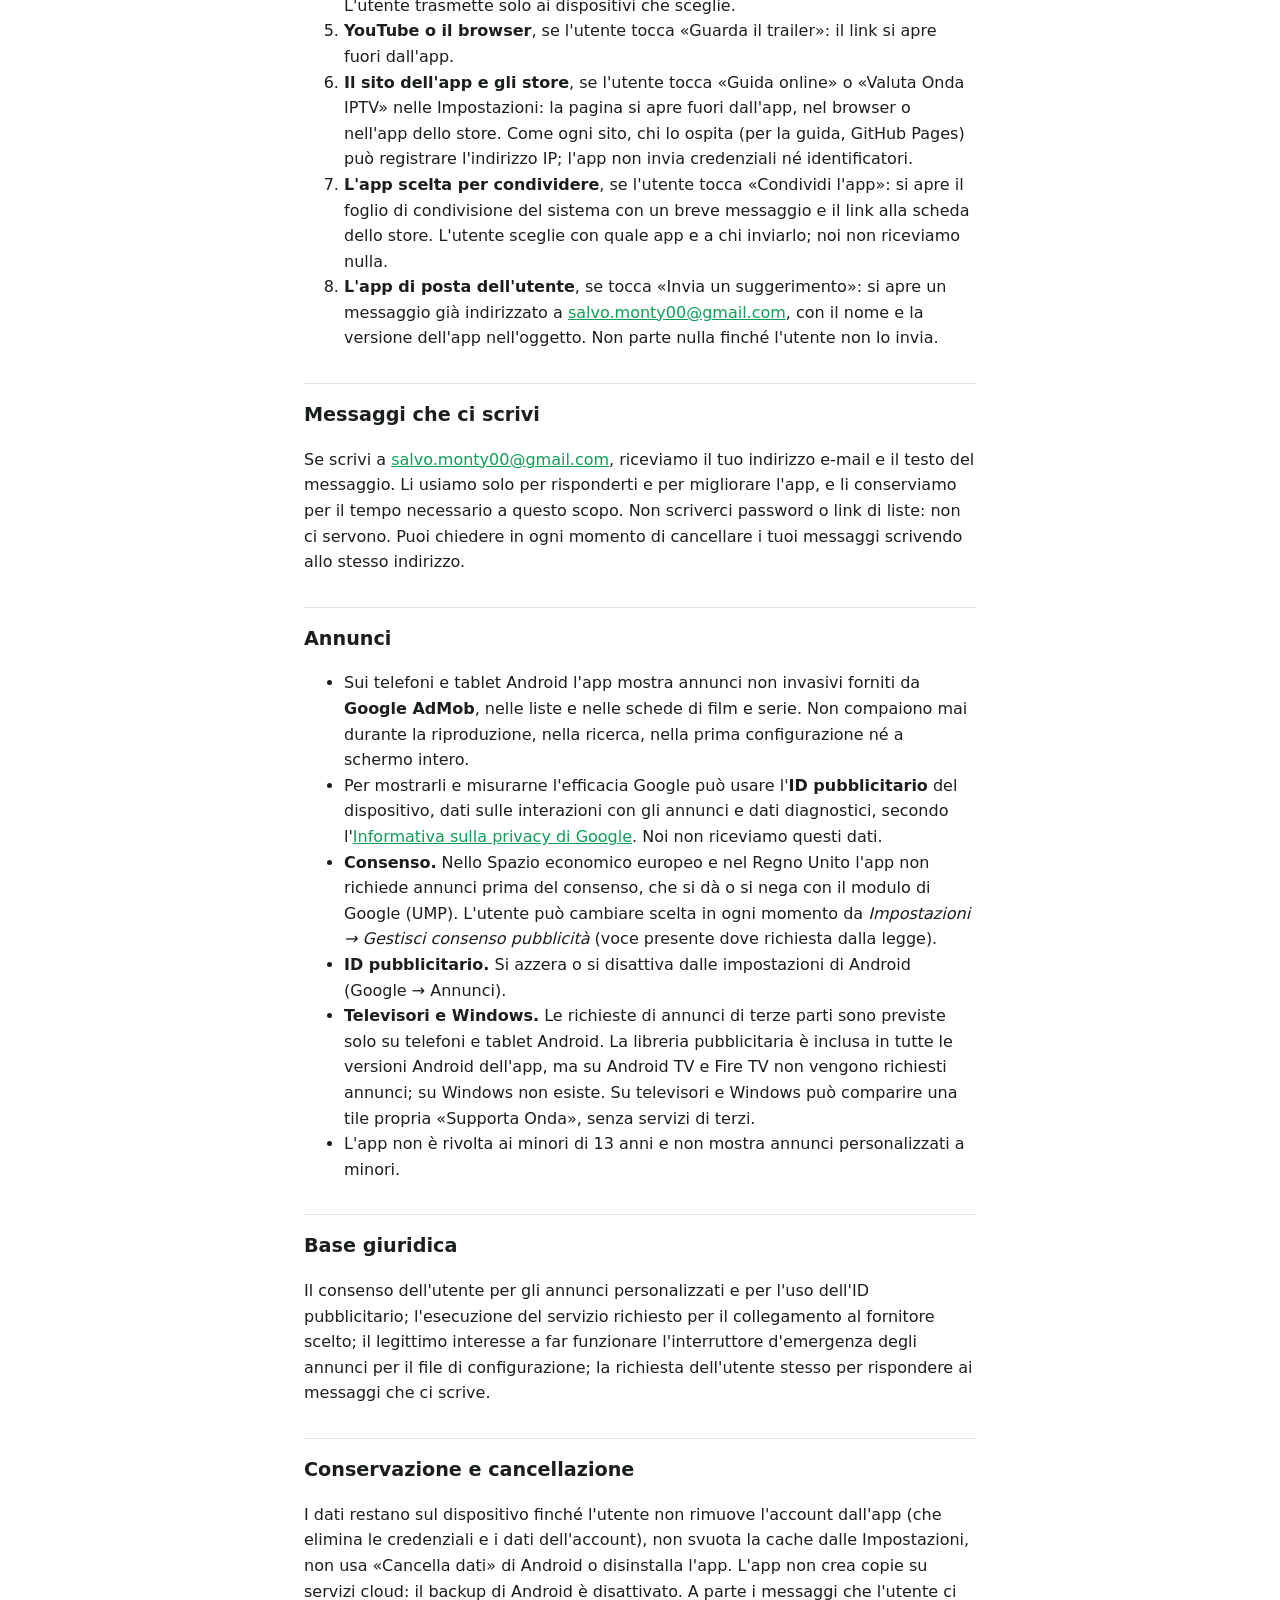
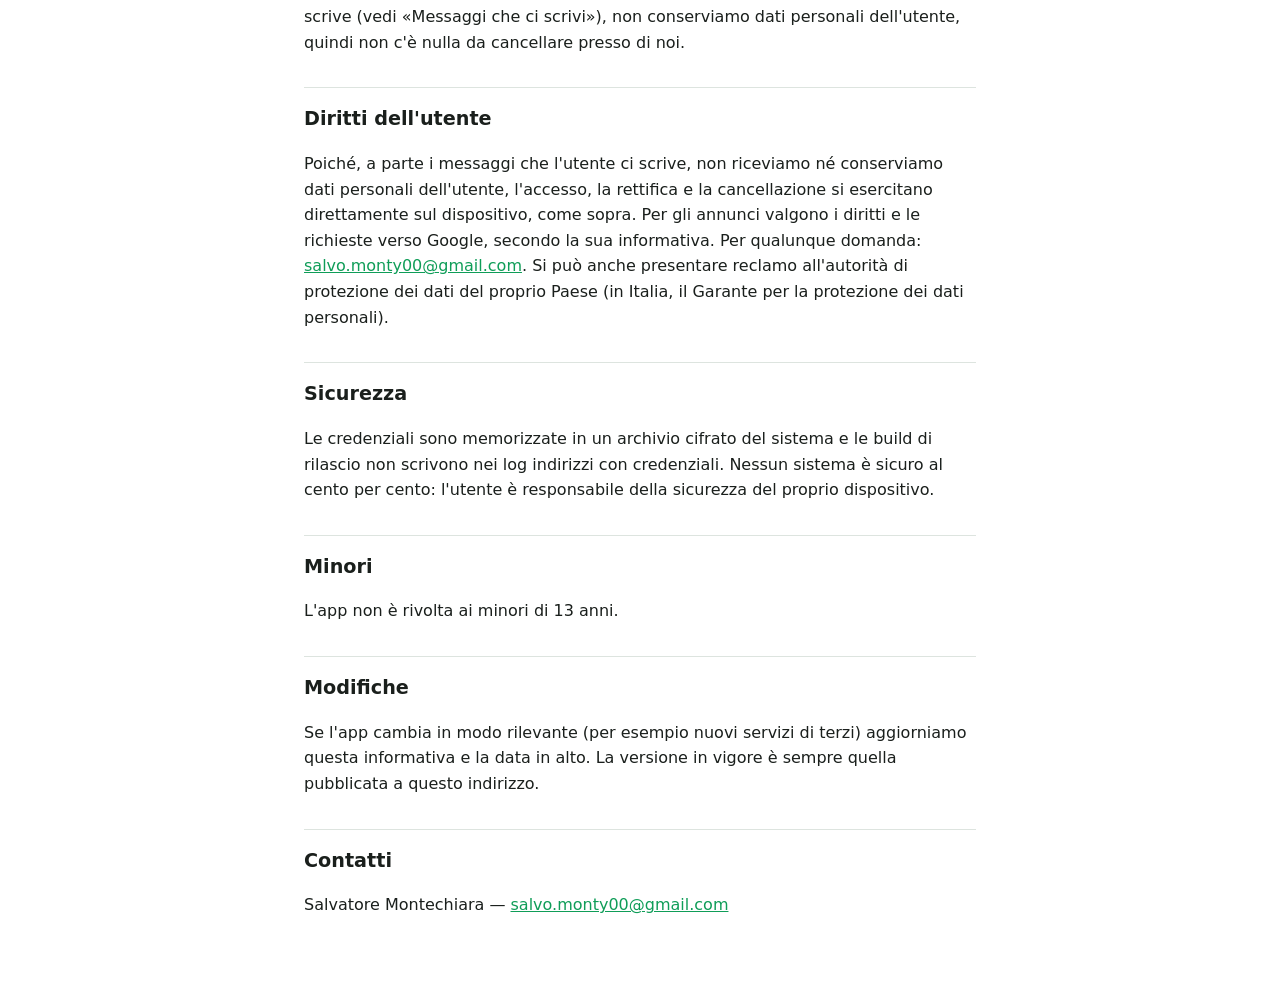
<file: privacy/index.html>
<!doctype html>
<html lang="it">
<head>
<meta charset="utf-8">
<meta name="viewport" content="width=device-width, initial-scale=1">
<meta name="robots" content="noindex">
<title>Informativa sulla privacy — Onda IPTV</title>
<link rel="icon" href="/img/icon.png">
<link rel="stylesheet" href="/site.css">
</head>
<body>
<main>
<p class="alt"><a href="/privacy/en/" hreflang="en">English</a></p>
<h1>Informativa sulla privacy di Onda IPTV</h1>
<p>Ultimo aggiornamento: 23 novembre 2026</p>
<p>Onda IPTV («l&#39;app») è un lettore di flussi IPTV. <strong>L&#39;app non fornisce contenuti</strong>: li ottiene dal servizio che l&#39;utente stesso inserisce. Titolare del trattamento per quanto descritto qui: Salvatore Montechiara, contatto <a href="mailto:salvo.monty00@gmail.com">salvo.monty00@gmail.com</a>.</p>
<h2>In breve</h2>
<ul>
<li>Non abbiamo server che ricevano o conservino dati personali dell&#39;utente. L&#39;unico caso in cui riceviamo qualcosa è un messaggio che l&#39;utente sceglie di scriverci per e-mail.</li>
<li>Indirizzo del server, nome utente e password del servizio IPTV restano sul dispositivo, in un archivio cifrato, e vengono inviati solo al servizio scelto dall&#39;utente.</li>
<li>Sui telefoni e tablet Android l&#39;app mostra annunci non invasivi di Google AdMob, mai durante la riproduzione. Nello Spazio economico europeo e nel Regno Unito chiediamo prima il consenso.</li>
<li>Non usiamo analisi d&#39;uso né servizi di segnalazione dei crash.</li>
</ul>
<h2>Dati che l&#39;app tratta</h2>
<p><strong>Inseriti dall&#39;utente</strong></p>
<ul>
<li><strong>Indirizzo del server, nome utente e password</strong> del servizio IPTV, oppure il <strong>link della lista M3U</strong> (che può contenere credenziali). Servono solo ad accedere al servizio scelto dall&#39;utente. Sono conservati sul dispositivo, in un archivio cifrato del sistema (Android Keystore su Android, archivio credenziali su Windows).</li>
<li><strong>Nome dell&#39;account, User-Agent e indirizzo di una guida TV esterna</strong>, se l&#39;utente li imposta.</li>
</ul>
<p><strong>Generati dall&#39;uso</strong></p>
<ul>
<li><strong>Catalogo, guida TV, preferiti, cronologia di visione, posizione di ripresa e impostazioni</strong>, memorizzati solo sul dispositivo. Non li riceviamo.</li>
</ul>
<h2>Con chi comunica l&#39;app</h2>
<ol>
<li><strong>Il servizio IPTV scelto dall&#39;utente</strong> (e i servizi che questo indica, per esempio per le copertine o i flussi). Riceve le credenziali e le richieste di catalogo e riproduzione. Le regole sul trattamento dei dati sono quelle di quel fornitore. Alcuni fornitori usano connessioni non cifrate (<code>http://</code>): l&#39;app lo consente se l&#39;utente inserisce un indirizzo di quel tipo, e in quel caso il traffico con quel fornitore non è cifrato.</li>
<li><strong>Google AdMob</strong> (annunci), solo su telefoni e tablet Android: vedi «Annunci».</li>
<li><strong>Un file di configurazione statico</strong>, scaricato all&#39;avvio da <a href="https://monty291.github.io/ads.json">https://monty291.github.io/ads.json</a>: contiene la frequenza degli annunci e un interruttore d&#39;emergenza. Come ogni richiesta web, rivela l&#39;indirizzo IP al server che ospita il file; l&#39;app non invia identificatori né credenziali.</li>
<li><strong>Dispositivi Google Cast e DLNA della rete locale</strong>, se l&#39;utente avvia la trasmissione. Per trovarli l&#39;app può chiedere il permesso «Dispositivi nelle vicinanze» (Android 13 o successivo): non lo usa per ricavare la posizione. Per trasmettere, l&#39;app invia al dispositivo di destinazione l&#39;indirizzo del flusso del fornitore, che nei servizi Xtream contiene di norma il nome utente e la password: in alternativa, quando serve, il flusso passa dal telefono, che deve restare acceso con l&#39;app aperta. Google Cast fa parte dei servizi Google: i dati che questi raccolgono sono regolati dalla <a href="https://policies.google.com/privacy">Informativa sulla privacy di Google</a>. L&#39;utente trasmette solo ai dispositivi che sceglie.</li>
<li><strong>YouTube o il browser</strong>, se l&#39;utente tocca «Guarda il trailer»: il link si apre fuori dall&#39;app.</li>
<li><strong>Il sito dell&#39;app e gli store</strong>, se l&#39;utente tocca «Guida online» o «Valuta Onda IPTV» nelle Impostazioni: la pagina si apre fuori dall&#39;app, nel browser o nell&#39;app dello store. Come ogni sito, chi lo ospita (per la guida, GitHub Pages) può registrare l&#39;indirizzo IP; l&#39;app non invia credenziali né identificatori.</li>
<li><strong>L&#39;app scelta per condividere</strong>, se l&#39;utente tocca «Condividi l&#39;app»: si apre il foglio di condivisione del sistema con un breve messaggio e il link alla scheda dello store. L&#39;utente sceglie con quale app e a chi inviarlo; noi non riceviamo nulla.</li>
<li><strong>L&#39;app di posta dell&#39;utente</strong>, se tocca «Invia un suggerimento»: si apre un messaggio già indirizzato a <a href="mailto:salvo.monty00@gmail.com">salvo.monty00@gmail.com</a>, con il nome e la versione dell&#39;app nell&#39;oggetto. Non parte nulla finché l&#39;utente non lo invia.</li>
</ol>
<h2>Messaggi che ci scrivi</h2>
<p>Se scrivi a <a href="mailto:salvo.monty00@gmail.com">salvo.monty00@gmail.com</a>, riceviamo il tuo indirizzo e-mail e il testo del messaggio. Li usiamo solo per risponderti e per migliorare l&#39;app, e li conserviamo per il tempo necessario a questo scopo. Non scriverci password o link di liste: non ci servono. Puoi chiedere in ogni momento di cancellare i tuoi messaggi scrivendo allo stesso indirizzo.</p>
<h2>Annunci</h2>
<ul>
<li>Sui telefoni e tablet Android l&#39;app mostra annunci non invasivi forniti da <strong>Google AdMob</strong>, nelle liste e nelle schede di film e serie. Non compaiono mai durante la riproduzione, nella ricerca, nella prima configurazione né a schermo intero.</li>
<li>Per mostrarli e misurarne l&#39;efficacia Google può usare l&#39;<strong>ID pubblicitario</strong> del dispositivo, dati sulle interazioni con gli annunci e dati diagnostici, secondo l&#39;<a href="https://policies.google.com/privacy">Informativa sulla privacy di Google</a>. Noi non riceviamo questi dati.</li>
<li><strong>Consenso.</strong> Nello Spazio economico europeo e nel Regno Unito l&#39;app non richiede annunci prima del consenso, che si dà o si nega con il modulo di Google (UMP). L&#39;utente può cambiare scelta in ogni momento da <em>Impostazioni → Gestisci consenso pubblicità</em> (voce presente dove richiesta dalla legge).</li>
<li><strong>ID pubblicitario.</strong> Si azzera o si disattiva dalle impostazioni di Android (Google → Annunci).</li>
<li><strong>Televisori e Windows.</strong> Le richieste di annunci di terze parti sono previste solo su telefoni e tablet Android. La libreria pubblicitaria è inclusa in tutte le versioni Android dell&#39;app, ma su Android TV e Fire TV non vengono richiesti annunci; su Windows non esiste. Su televisori e Windows può comparire una tile propria «Supporta Onda», senza servizi di terzi.</li>
<li>L&#39;app non è rivolta ai minori di 13 anni e non mostra annunci personalizzati a minori.</li>
</ul>
<h2>Base giuridica</h2>
<p>Il consenso dell&#39;utente per gli annunci personalizzati e per l&#39;uso dell&#39;ID pubblicitario; l&#39;esecuzione del servizio richiesto per il collegamento al fornitore scelto; il legittimo interesse a far funzionare l&#39;interruttore d&#39;emergenza degli annunci per il file di configurazione; la richiesta dell&#39;utente stesso per rispondere ai messaggi che ci scrive.</p>
<h2>Conservazione e cancellazione</h2>
<p>I dati restano sul dispositivo finché l&#39;utente non rimuove l&#39;account dall&#39;app (che elimina le credenziali e i dati dell&#39;account), non svuota la cache dalle Impostazioni, non usa «Cancella dati» di Android o disinstalla l&#39;app. L&#39;app non crea copie su servizi cloud: il backup di Android è disattivato. A parte i messaggi che l&#39;utente ci scrive (vedi «Messaggi che ci scrivi»), non conserviamo dati personali dell&#39;utente, quindi non c&#39;è nulla da cancellare presso di noi.</p>
<h2>Diritti dell&#39;utente</h2>
<p>Poiché, a parte i messaggi che l&#39;utente ci scrive, non riceviamo né conserviamo dati personali dell&#39;utente, l&#39;accesso, la rettifica e la cancellazione si esercitano direttamente sul dispositivo, come sopra. Per gli annunci valgono i diritti e le richieste verso Google, secondo la sua informativa. Per qualunque domanda: <a href="mailto:salvo.monty00@gmail.com">salvo.monty00@gmail.com</a>. Si può anche presentare reclamo all&#39;autorità di protezione dei dati del proprio Paese (in Italia, il Garante per la protezione dei dati personali).</p>
<h2>Sicurezza</h2>
<p>Le credenziali sono memorizzate in un archivio cifrato del sistema e le build di rilascio non scrivono nei log indirizzi con credenziali. Nessun sistema è sicuro al cento per cento: l&#39;utente è responsabile della sicurezza del proprio dispositivo.</p>
<h2>Minori</h2>
<p>L&#39;app non è rivolta ai minori di 13 anni.</p>
<h2>Modifiche</h2>
<p>Se l&#39;app cambia in modo rilevante (per esempio nuovi servizi di terzi) aggiorniamo questa informativa e la data in alto. La versione in vigore è sempre quella pubblicata a questo indirizzo.</p>
<h2>Contatti</h2>
<p>Salvatore Montechiara — <a href="mailto:salvo.monty00@gmail.com">salvo.monty00@gmail.com</a></p>

</main>
</body>
</html>
</file>
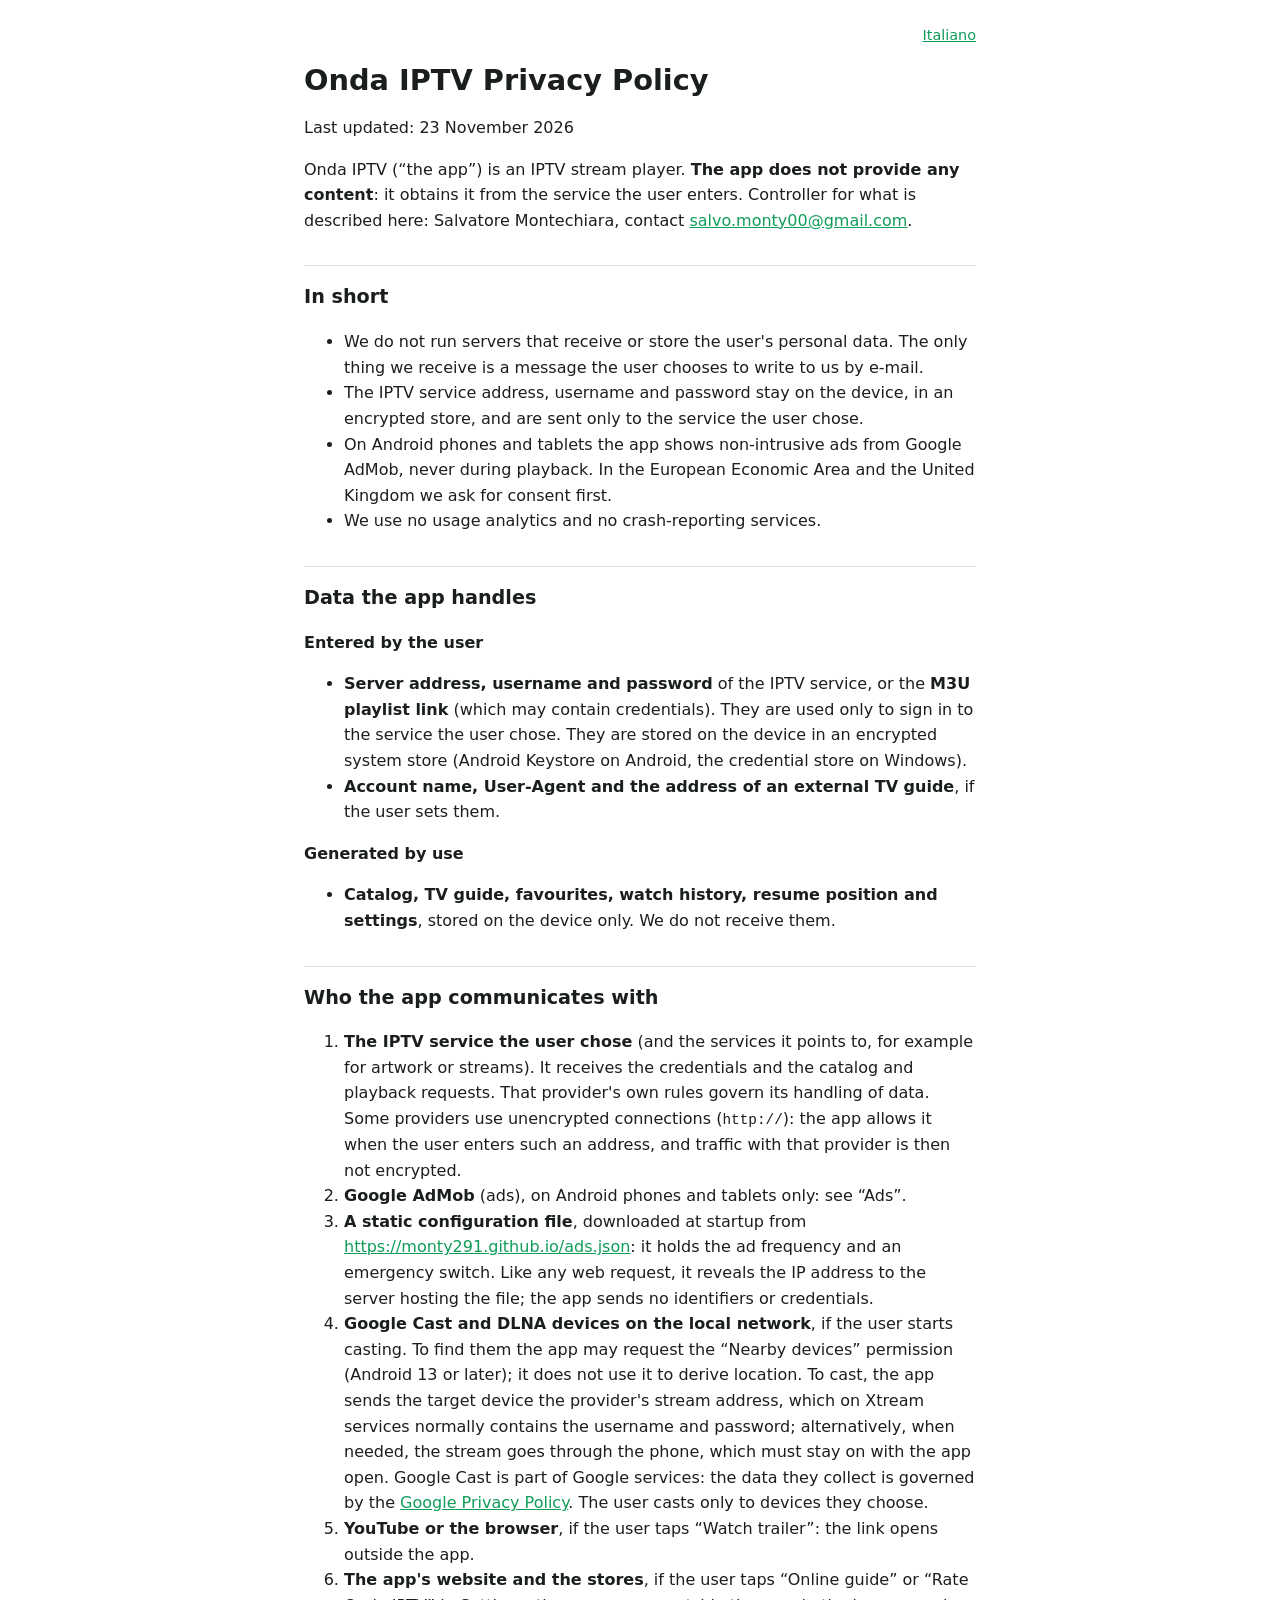
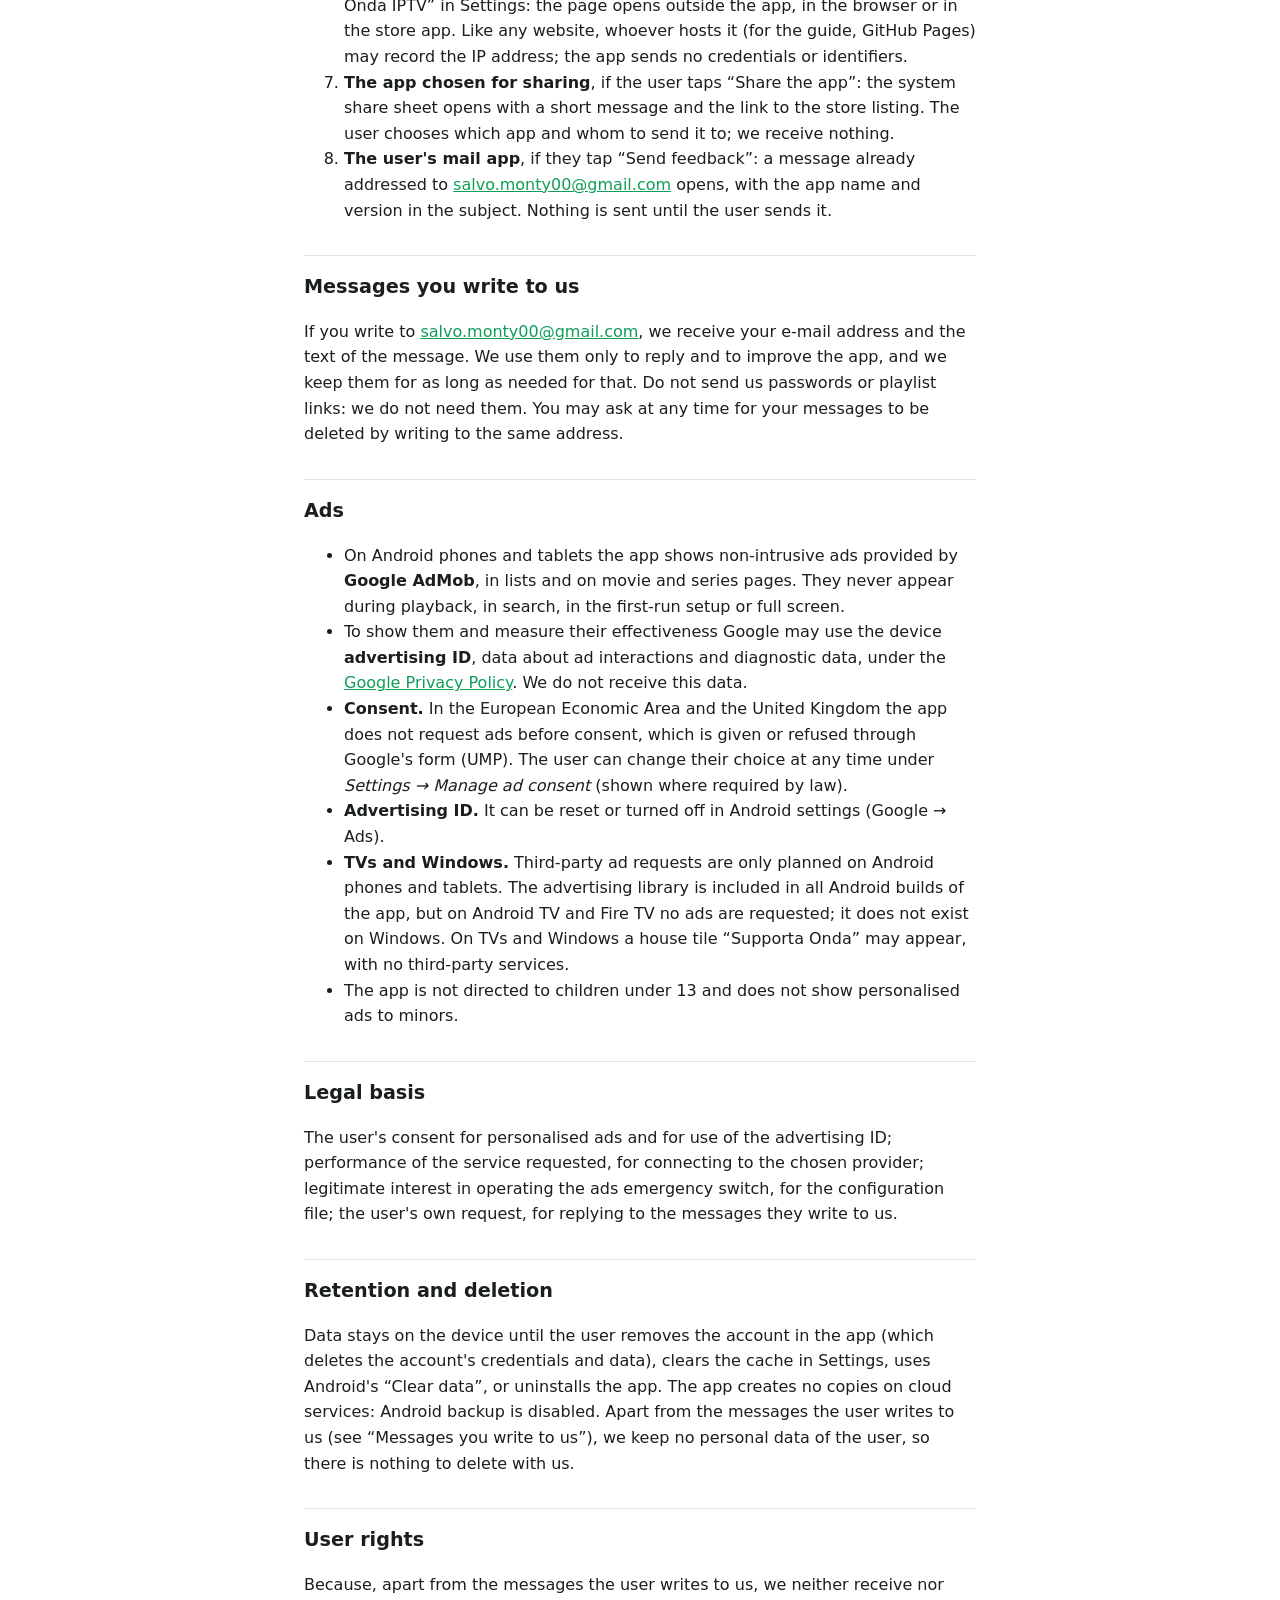
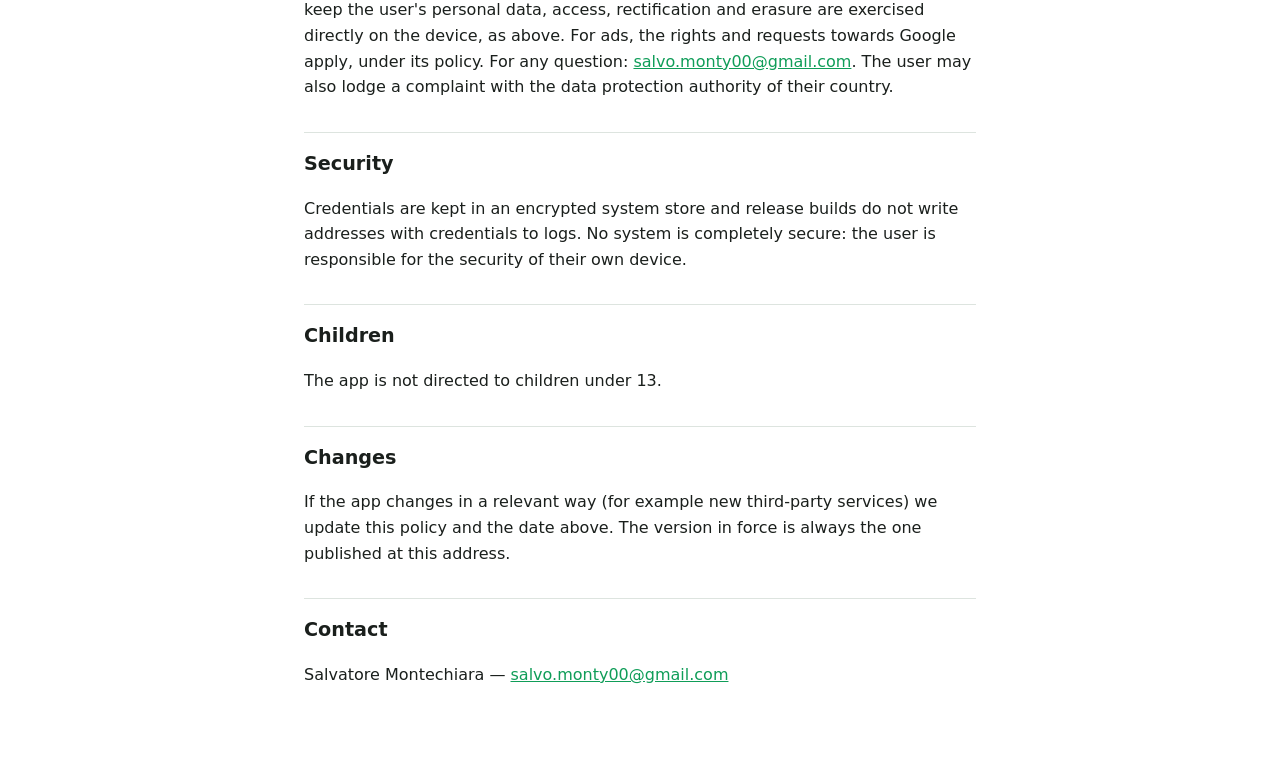
<file: privacy/en/index.html>
<!doctype html>
<html lang="en">
<head>
<meta charset="utf-8">
<meta name="viewport" content="width=device-width, initial-scale=1">
<meta name="robots" content="noindex">
<title>Privacy Policy — Onda IPTV</title>
<link rel="icon" href="/img/icon.png">
<link rel="stylesheet" href="/site.css">
</head>
<body>
<main>
<p class="alt"><a href="/privacy/" hreflang="it">Italiano</a></p>
<h1>Onda IPTV Privacy Policy</h1>
<p>Last updated: 23 November 2026</p>
<p>Onda IPTV (“the app”) is an IPTV stream player. <strong>The app does not provide any content</strong>: it obtains it from the service the user enters. Controller for what is described here: Salvatore Montechiara, contact <a href="mailto:salvo.monty00@gmail.com">salvo.monty00@gmail.com</a>.</p>
<h2>In short</h2>
<ul>
<li>We do not run servers that receive or store the user&#39;s personal data. The only thing we receive is a message the user chooses to write to us by e-mail.</li>
<li>The IPTV service address, username and password stay on the device, in an encrypted store, and are sent only to the service the user chose.</li>
<li>On Android phones and tablets the app shows non-intrusive ads from Google AdMob, never during playback. In the European Economic Area and the United Kingdom we ask for consent first.</li>
<li>We use no usage analytics and no crash-reporting services.</li>
</ul>
<h2>Data the app handles</h2>
<p><strong>Entered by the user</strong></p>
<ul>
<li><strong>Server address, username and password</strong> of the IPTV service, or the <strong>M3U playlist link</strong> (which may contain credentials). They are used only to sign in to the service the user chose. They are stored on the device in an encrypted system store (Android Keystore on Android, the credential store on Windows).</li>
<li><strong>Account name, User-Agent and the address of an external TV guide</strong>, if the user sets them.</li>
</ul>
<p><strong>Generated by use</strong></p>
<ul>
<li><strong>Catalog, TV guide, favourites, watch history, resume position and settings</strong>, stored on the device only. We do not receive them.</li>
</ul>
<h2>Who the app communicates with</h2>
<ol>
<li><strong>The IPTV service the user chose</strong> (and the services it points to, for example for artwork or streams). It receives the credentials and the catalog and playback requests. That provider&#39;s own rules govern its handling of data. Some providers use unencrypted connections (<code>http://</code>): the app allows it when the user enters such an address, and traffic with that provider is then not encrypted.</li>
<li><strong>Google AdMob</strong> (ads), on Android phones and tablets only: see “Ads”.</li>
<li><strong>A static configuration file</strong>, downloaded at startup from <a href="https://monty291.github.io/ads.json">https://monty291.github.io/ads.json</a>: it holds the ad frequency and an emergency switch. Like any web request, it reveals the IP address to the server hosting the file; the app sends no identifiers or credentials.</li>
<li><strong>Google Cast and DLNA devices on the local network</strong>, if the user starts casting. To find them the app may request the “Nearby devices” permission (Android 13 or later); it does not use it to derive location. To cast, the app sends the target device the provider&#39;s stream address, which on Xtream services normally contains the username and password; alternatively, when needed, the stream goes through the phone, which must stay on with the app open. Google Cast is part of Google services: the data they collect is governed by the <a href="https://policies.google.com/privacy">Google Privacy Policy</a>. The user casts only to devices they choose.</li>
<li><strong>YouTube or the browser</strong>, if the user taps “Watch trailer”: the link opens outside the app.</li>
<li><strong>The app&#39;s website and the stores</strong>, if the user taps “Online guide” or “Rate Onda IPTV” in Settings: the page opens outside the app, in the browser or in the store app. Like any website, whoever hosts it (for the guide, GitHub Pages) may record the IP address; the app sends no credentials or identifiers.</li>
<li><strong>The app chosen for sharing</strong>, if the user taps “Share the app”: the system share sheet opens with a short message and the link to the store listing. The user chooses which app and whom to send it to; we receive nothing.</li>
<li><strong>The user&#39;s mail app</strong>, if they tap “Send feedback”: a message already addressed to <a href="mailto:salvo.monty00@gmail.com">salvo.monty00@gmail.com</a> opens, with the app name and version in the subject. Nothing is sent until the user sends it.</li>
</ol>
<h2>Messages you write to us</h2>
<p>If you write to <a href="mailto:salvo.monty00@gmail.com">salvo.monty00@gmail.com</a>, we receive your e-mail address and the text of the message. We use them only to reply and to improve the app, and we keep them for as long as needed for that. Do not send us passwords or playlist links: we do not need them. You may ask at any time for your messages to be deleted by writing to the same address.</p>
<h2>Ads</h2>
<ul>
<li>On Android phones and tablets the app shows non-intrusive ads provided by <strong>Google AdMob</strong>, in lists and on movie and series pages. They never appear during playback, in search, in the first-run setup or full screen.</li>
<li>To show them and measure their effectiveness Google may use the device <strong>advertising ID</strong>, data about ad interactions and diagnostic data, under the <a href="https://policies.google.com/privacy">Google Privacy Policy</a>. We do not receive this data.</li>
<li><strong>Consent.</strong> In the European Economic Area and the United Kingdom the app does not request ads before consent, which is given or refused through Google&#39;s form (UMP). The user can change their choice at any time under <em>Settings → Manage ad consent</em> (shown where required by law).</li>
<li><strong>Advertising ID.</strong> It can be reset or turned off in Android settings (Google → Ads).</li>
<li><strong>TVs and Windows.</strong> Third-party ad requests are only planned on Android phones and tablets. The advertising library is included in all Android builds of the app, but on Android TV and Fire TV no ads are requested; it does not exist on Windows. On TVs and Windows a house tile “Supporta Onda” may appear, with no third-party services.</li>
<li>The app is not directed to children under 13 and does not show personalised ads to minors.</li>
</ul>
<h2>Legal basis</h2>
<p>The user&#39;s consent for personalised ads and for use of the advertising ID; performance of the service requested, for connecting to the chosen provider; legitimate interest in operating the ads emergency switch, for the configuration file; the user&#39;s own request, for replying to the messages they write to us.</p>
<h2>Retention and deletion</h2>
<p>Data stays on the device until the user removes the account in the app (which deletes the account&#39;s credentials and data), clears the cache in Settings, uses Android&#39;s “Clear data”, or uninstalls the app. The app creates no copies on cloud services: Android backup is disabled. Apart from the messages the user writes to us (see “Messages you write to us”), we keep no personal data of the user, so there is nothing to delete with us.</p>
<h2>User rights</h2>
<p>Because, apart from the messages the user writes to us, we neither receive nor keep the user&#39;s personal data, access, rectification and erasure are exercised directly on the device, as above. For ads, the rights and requests towards Google apply, under its policy. For any question: <a href="mailto:salvo.monty00@gmail.com">salvo.monty00@gmail.com</a>. The user may also lodge a complaint with the data protection authority of their country.</p>
<h2>Security</h2>
<p>Credentials are kept in an encrypted system store and release builds do not write addresses with credentials to logs. No system is completely secure: the user is responsible for the security of their own device.</p>
<h2>Children</h2>
<p>The app is not directed to children under 13.</p>
<h2>Changes</h2>
<p>If the app changes in a relevant way (for example new third-party services) we update this policy and the date above. The version in force is always the one published at this address.</p>
<h2>Contact</h2>
<p>Salvatore Montechiara — <a href="mailto:salvo.monty00@gmail.com">salvo.monty00@gmail.com</a></p>

</main>
</body>
</html>
</file>
<file: site.css>
:root {
  color-scheme: light dark;
  --bg: #ffffff;
  --fg: #1a1f1c;
  --muted: #5b6760;
  --accent: #0f9d58;
  --rule: #dde4df;
}
@media (prefers-color-scheme: dark) {
  :root {
    --bg: #0f1411;
    --fg: #e7ece9;
    --muted: #9aa8a0;
    --accent: #2edc86;
    --rule: #26302a;
  }
}
html { background: var(--bg); }
body {
  margin: 0;
  color: var(--fg);
  background: var(--bg);
  font: 16px/1.6 system-ui, -apple-system, "Segoe UI", Roboto, sans-serif;
}
main { max-width: 42rem; margin: 0 auto; padding: 1.5rem 1rem 4rem; }
h1 { font-size: 1.8rem; line-height: 1.25; margin: 1rem 0 0.5rem; }
h2 { font-size: 1.2rem; margin: 2rem 0 0.5rem; padding-top: 1rem; border-top: 1px solid var(--rule); }
p, li { overflow-wrap: anywhere; }
a { color: var(--accent); }
code { font-family: ui-monospace, Consolas, monospace; font-size: 0.9em; }
.alt { text-align: right; margin: 0; font-size: 0.9rem; color: var(--muted); }

/* Landing page */
.landing main { max-width: 60rem; }
.landing h2 { margin-top: 3rem; }
.hero { text-align: center; padding: 2rem 0 1rem; }
.app-icon { border-radius: 22%; box-shadow: 0 8px 28px rgba(15, 157, 88, 0.25); }
.hero h1 { font-size: clamp(2.2rem, 1.4rem + 4vw, 3.4rem); margin: 1rem 0 0.25rem; }
.tagline { font-size: 1.25rem; font-weight: 600; margin: 0; }
.lead { color: var(--muted); max-width: 36rem; margin: 0.75rem auto 1.5rem; }
.cta-row { display: flex; flex-wrap: wrap; gap: 0.75rem; justify-content: center; margin: 0; }
.cta, .secondary {
  display: inline-block; padding: 0.8rem 1.4rem; border-radius: 999px;
  font-weight: 600; text-decoration: none; min-height: 1.5rem;
  transition: transform 150ms ease, box-shadow 150ms ease;
}
.cta { background: var(--accent); color: #06130c; }
.secondary { border: 1px solid var(--rule); color: var(--fg); }
.cta:hover, .secondary:hover { transform: translateY(-2px); }
.cta:focus-visible, .secondary:focus-visible, .site-footer a:focus-visible {
  outline: 3px solid var(--accent); outline-offset: 3px;
}
.cta-note { color: var(--muted); font-size: 0.85rem; margin: 0.75rem 0 0; }
.notice {
  margin: 2rem auto 0; max-width: 42rem; padding: 0.9rem 1.1rem;
  border-left: 4px solid var(--accent); background: var(--rule); border-radius: 0 8px 8px 0;
}
.shots {
  display: flex; gap: 1rem; list-style: none; padding: 0.5rem 1rem 1rem; margin: 0 -1rem;
  overflow-x: auto; scroll-snap-type: x mandatory; scroll-padding: 0 1rem;
}
.shots li { flex: 0 0 min(15rem, 62vw); scroll-snap-align: start; }
.shots img {
  display: block; width: 100%; height: auto; border-radius: 20px;
  border: 1px solid var(--rule); box-shadow: 0 10px 30px rgba(0, 0, 0, 0.18);
}
.features {
  list-style: none; padding: 0; margin: 0;
  display: grid; grid-template-columns: repeat(auto-fit, minmax(15rem, 1fr)); gap: 1.25rem 2rem;
}
.features h3 { font-size: 1rem; margin: 0 0 0.15rem; color: var(--accent); }
.features p { margin: 0; color: var(--muted); }
.steps { padding-left: 1.2rem; }
.steps li { margin: 0.4rem 0; }
.site-footer { margin-top: 3rem; padding-top: 1.5rem; border-top: 1px solid var(--rule); color: var(--muted); font-size: 0.9rem; }
@media (prefers-reduced-motion: reduce) {
  .cta, .secondary { transition: none; }
  .cta:hover, .secondary:hover { transform: none; }
}
.faq dt { font-weight: 600; margin-top: 1.1rem; }
.faq dd { margin: 0.2rem 0 0; color: var(--muted); }
</file>
